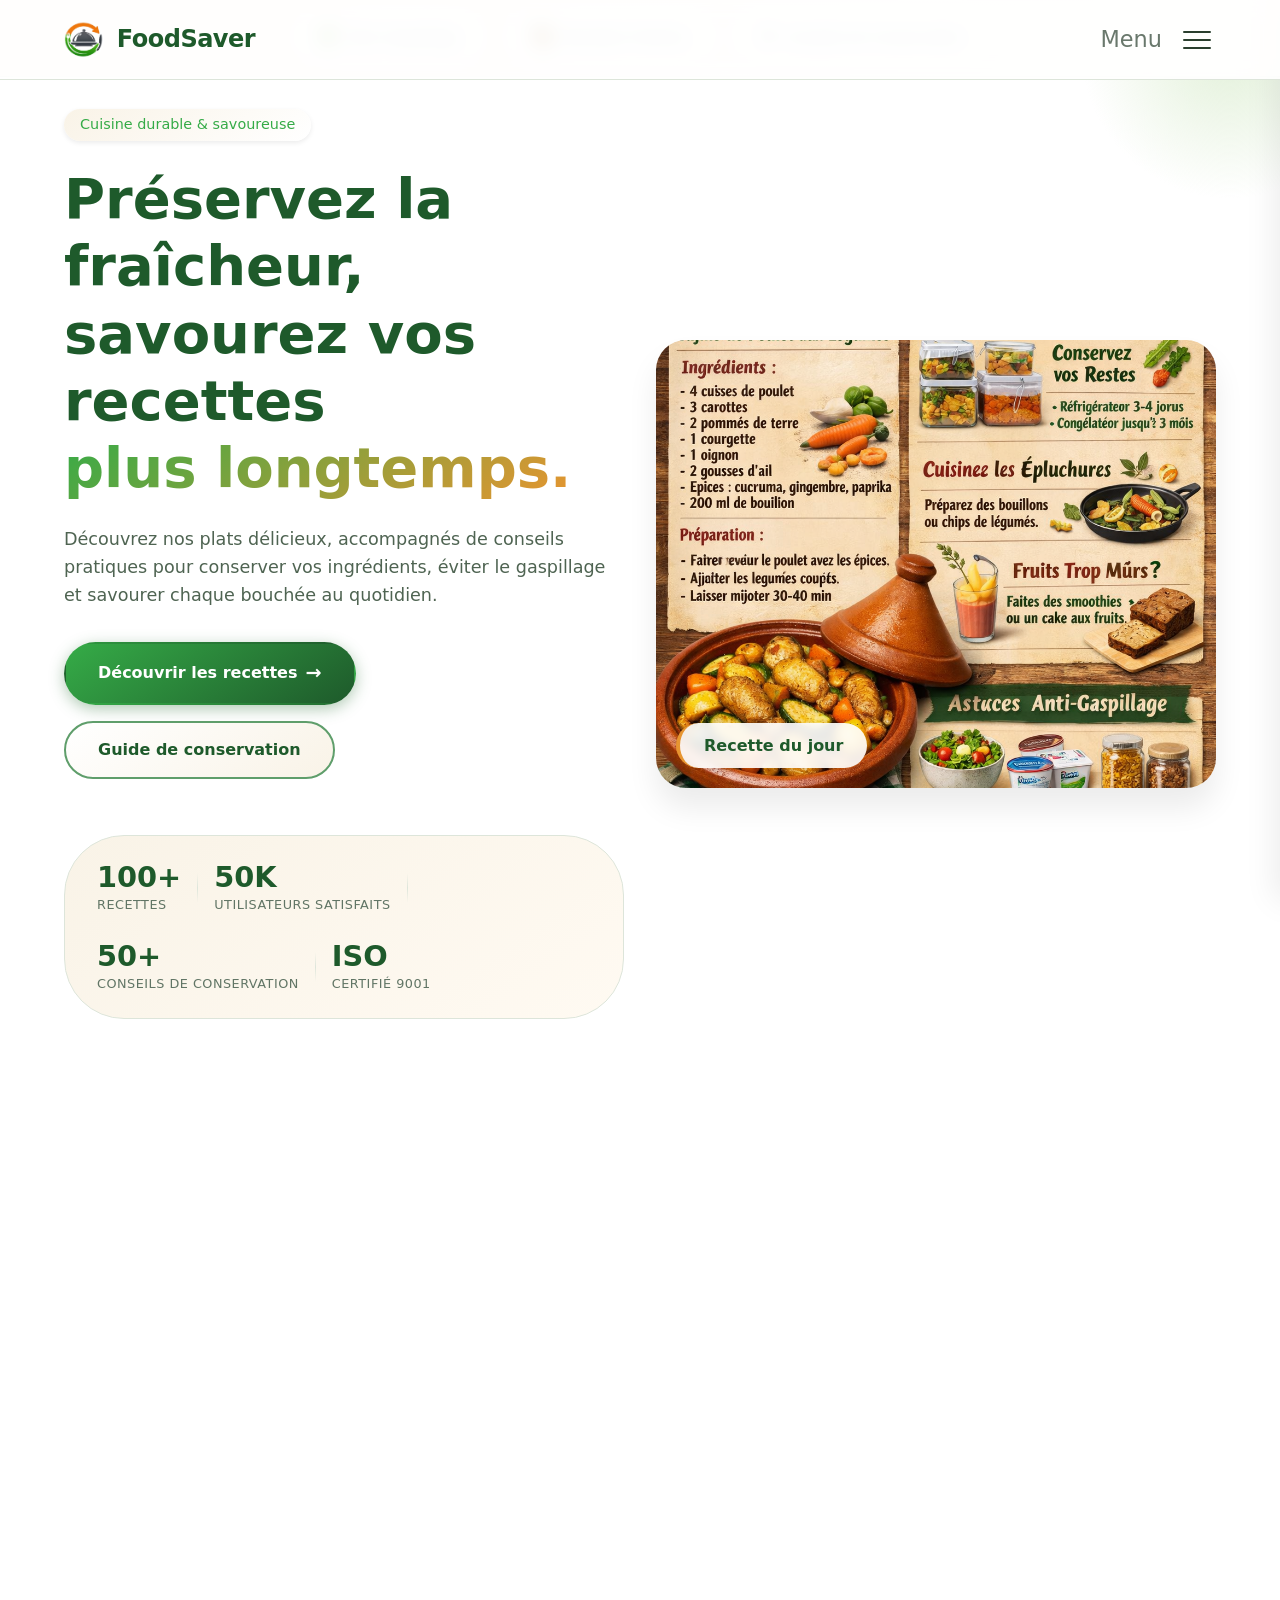
<file: index.html>
<!DOCTYPE html>
<html lang="fr">

<head>
    <meta charset="UTF-8">
    <title>FoodSaver - Accueil</title>
    <meta name="viewport" content="width=device-width, initial-scale=1.0">
    <link rel="icon" type="image/png" href="./images/logo.jpg">
    <link rel="stylesheet" href="./css/index.css">
    <link rel="stylesheet" href="./css/extern.css">


</head>

<body>
    <!--ça est meme pour toutes les pages-->
    <div class="orb"></div>
    <input type="checkbox" id="sidebar-toggle">
    <label class="sidebar-overlay" for="sidebar-toggle" aria-hidden="true"></label>
    <!--sidebar-->
    <aside class="sidebar">
        <div class="sidebar-header">
            <a href="index.html" class="sidebar-logo">
                <img src="./images/logo.jpg" alt="FoodSaver">
                <span>FoodSaver</span>
            </a>
            <label class="sidebar-close" for="sidebar-toggle" aria-label="Fermer le menu">
                <span></span><span></span><span></span>
            </label>
        </div>
        <nav class="sidebar-nav">
            <ul>
                <li><a href="index.html" class="active"><span class="nav-icon">🏠</span>Vitrine</a></li>
                <li><a href="about.html" ><span class="nav-icon">🌿</span>Qui sommes-nous</a></li>
                <div class="sidebar-sep"></div>
                <li><a href="./php/guide.php"><span class="nav-icon">📖</span>Tutoriel culinaire</a></li>
                <li><a href="./php/recettes.php"><span class="nav-icon">🥘</span>Cuisine savoureuse</a></li>
                <div class="sidebar-sep"></div>
                <li><a href="contact.html"><span class="nav-icon">✉️</span>Contactez-nous</a></li>
                <li><a href="questionnaire.html"><span class="nav-icon">📋</span>Questionnaire</a></li>
                <li><a href="funpage.html"><span class="nav-icon">🎮</span>Fun Page</a></li>
            </ul>
        </nav>
        <div class="sidebar-footer">© 2026 FoodSaver · Tous droits réservés</div>
    </aside>

    <header>
        <nav class="navbar">
            <div class="site-name">
                <img src="./images/logo.jpg" alt="FoodSaver logo">
                <a href="index.html">FoodSaver</a>
            </div>
            <div class="navbar-right">
                <span class="nav-hint">Menu</span>
                <label class="hamburger-btn" for="sidebar-toggle" aria-label="Ouvrir le menu">
                    <span></span>
                    <span></span>
                    <span></span>
                </label>
            </div>
        </nav>
    </header>
    <div class="badges-bar">
        <div class="badge"><span class="badge-icon">🌿</span> Zéro Gaspillage</div>
        <div class="badge"><span class="badge-icon">🥘</span> Recettes Fraîches</div>
        <div class="badge"><span class="badge-icon">❄️</span> Conseils de Conservation</div>
    </div>
    <!--fin de la partie commune-->


    <main>

        <section class="hero">
            <div class="hero-tag">Cuisine durable &amp; savoureuse</div>

            <h1>
                Préservez la fraîcheur,<br>
                savourez vos recettes<br>
                <em>plus longtemps.</em>
            </h1>

            <p>
                Découvrez nos plats délicieux, accompagnés de conseils pratiques pour
                conserver vos ingrédients, éviter le gaspillage et savourer chaque
                bouchée au quotidien.
            </p>

            <div class="hero-actions">
                <a href="./php/recettes.php" class="btn-primary">
                    <span>Découvrir les recettes</span>
                    <span class="btn-arrow">→</span>
                </a>
                <a href="./php/guide.php" class="btn-secondary">
                    <span>Guide de conservation</span>
                </a>
            </div>
            <div class="hero-stats">
                <div class="stat">
                    <span class="stat-number">100+</span>
                    <span class="stat-label">Recettes</span>
                </div>
                <div class="stat-separator"></div>
                <div class="stat">
                    <span class="stat-number">50K</span>
                    <span class="stat-label">Utilisateurs satisfaits</span>
                </div>
                <div class="stat-separator"></div>
                <div class="stat">
                    <span class="stat-number">50+</span>
                    <span class="stat-label">Conseils de conservation</span>
                </div>
                <div class="stat-separator"></div>
                <div class="stat">
                    <span class="stat-number">ISO</span>
                    <span class="stat-label">Certifié 9001</span>
                </div>
            </div>
        </section>

        <div class="hero-image">
            <img src="./images/index.png" alt="Cuisine & Anti-Gaspillage – Recette du Jour">
            <div class="img-badge">Recette du jour</div>
        </div>

    </main>
    <!--for the cards-->
    <section class="features">
        <div class="feature-card">
            <span class="feature-icon">🥗</span>
            <div class="feature-title">Recettes Anti-Gaspillage</div>
            <p class="feature-desc">
                Transformez vos restes en plats savoureux — gratins, soupes,
                salades créatives et bien plus encore.
            </p>
        </div>
        <div class="feature-card">
            <span class="feature-icon">🧊</span>
            <div class="feature-title">Conseils de Conservation</div>
            <p class="feature-desc">
                Réfrigérateur, congélateur ou bocaux hermétiques — nos astuces
                pour garder vos aliments frais plus longtemps.
            </p>
        </div>
        <div class="feature-card">
            <span class="feature-icon">🍋</span>
            <div class="feature-title">Cuisinez les Épluchures</div>
            <p class="feature-desc">
                Bouillons maison, chips de légumes, smoothies aux fruits trop
                mûrs — rien ne se jette !
            </p>
        </div>
    </section>



    <!--footer commun pour toutes les pages-->

    <footer class="footer">
        <div class="footer-inner">
            <div class="footer-logo">FoodSaver</div>
            <div class="footer-divider"></div>
            <div class="footer-contact">
                <span>📞 +216 12 345 678 &nbsp;|&nbsp; +216 98 765 432</span>
                <span>✉ <a href="mailto:contact@foodsaver.tn">contact@foodsaver.tn</a></span>
            </div>
            <div class="footer-badge">⭐ Certifié Qualité Internationale – ISO 9001</div>
            <p class="footer-copy">© 2026 FoodSaver. Tous droits réservés.</p>
        </div>
    </footer>
</body>

</html>
</file>
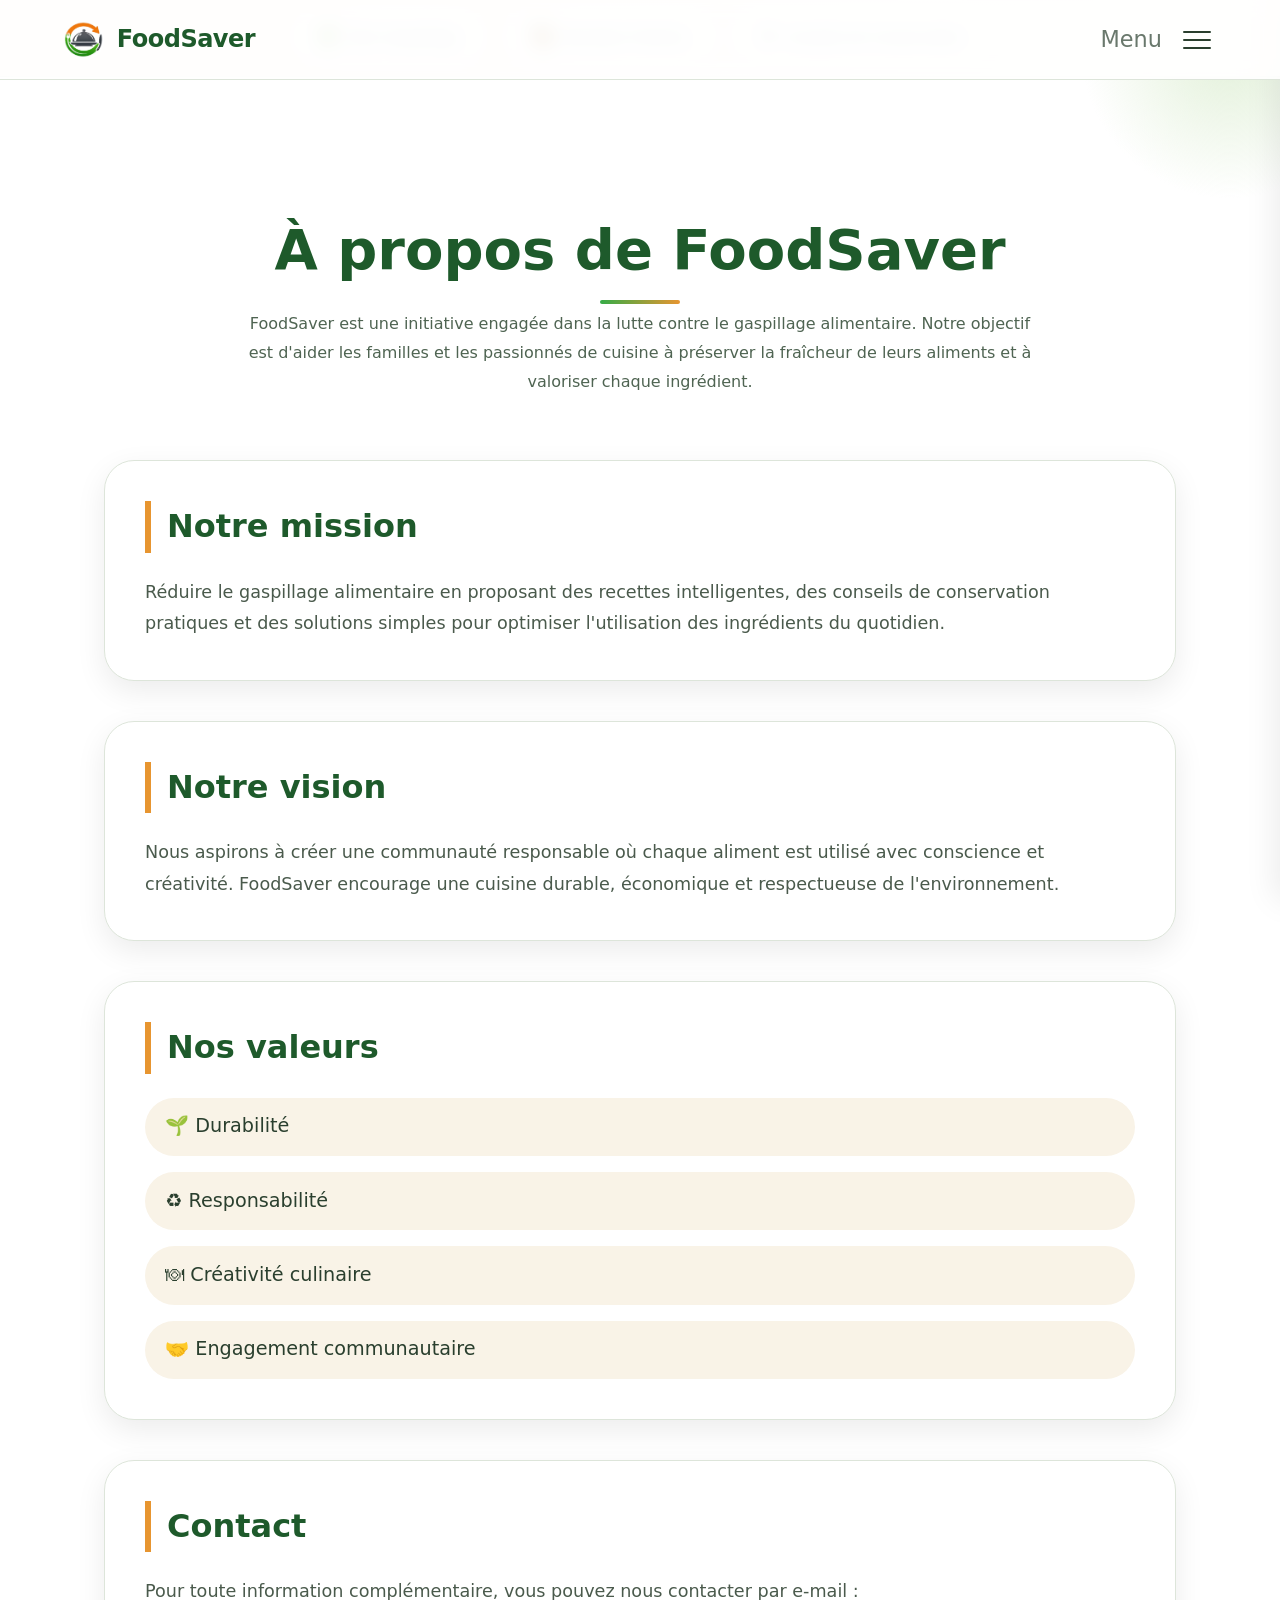
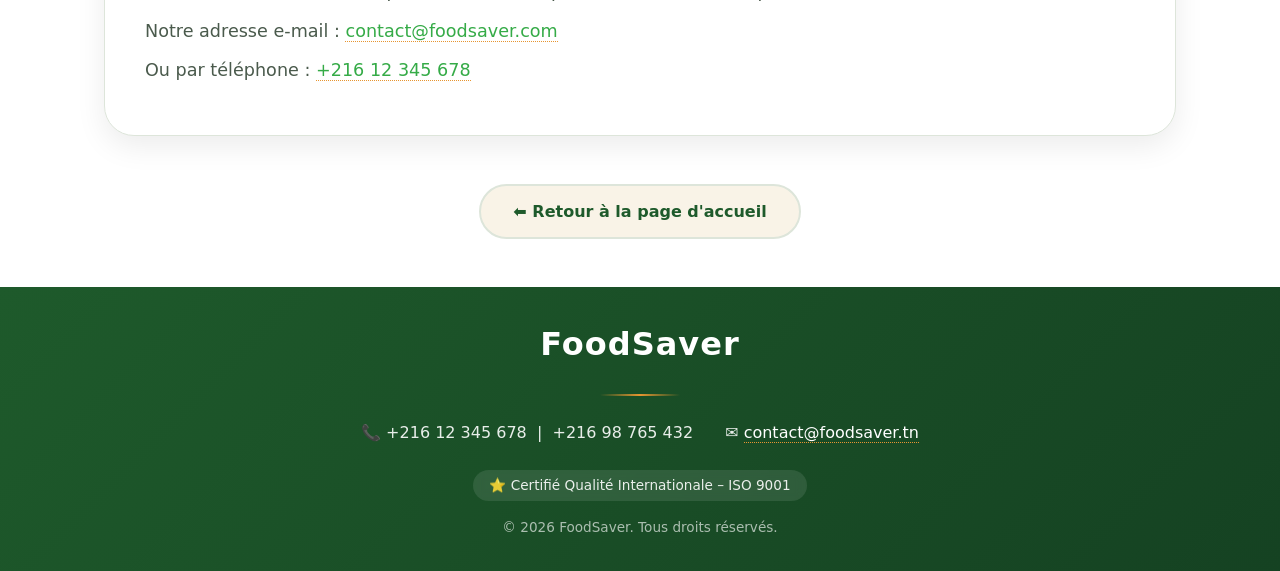
<file: about.html>
<!DOCTYPE html>
<html lang="fr">

<head>
    <meta charset="UTF-8">
    <title>FoodSaver - Qui sommes-nous</title>
    <meta name="viewport" content="width=device-width, initial-scale=1.0">

    <link rel="icon" type="image/png" href="./images/logo.jpg">
    <link rel="stylesheet" href="./css/extern.css">
    <link rel="stylesheet" href="./css/about.css">
</head>

<body>
    <div class="orb"></div>
    <input type="checkbox" id="sidebar-toggle">
    <label class="sidebar-overlay" for="sidebar-toggle" aria-hidden="true"></label>
    <!--sidebar-->
    <aside class="sidebar">
        <div class="sidebar-header">
            <a href="index.html" class="sidebar-logo">
                <img src="./images/logo.jpg" alt="FoodSaver">
                <span>FoodSaver</span>
            </a>
            <label class="sidebar-close" for="sidebar-toggle" aria-label="Fermer le menu">
                <span></span><span></span><span></span>
            </label>
        </div>
        <nav class="sidebar-nav">
            <ul>
                <li><a href="index.html" ><span class="nav-icon">🏠</span>Vitrine</a></li>
                <li><a href="about.html" class="active"><span class="nav-icon">🌿</span>Qui sommes-nous</a></li>
                <div class="sidebar-sep"></div>
                <li><a href="./php/guide.php"><span class="nav-icon">📖</span>Tutoriel culinaire</a></li>
                <li><a href="./php/recettes.php"><span class="nav-icon">🥘</span>Cuisine savoureuse</a></li>
                <div class="sidebar-sep"></div>
                <li><a href="contact.html"><span class="nav-icon">✉️</span>Contactez-nous</a></li>
                <li><a href="questionnaire.html"><span class="nav-icon">📋</span>Questionnaire</a></li>
                <li><a href="funpage.html"><span class="nav-icon">🎮</span>Fun Page</a></li>
            </ul>
        </nav>
        <div class="sidebar-footer">© 2026 FoodSaver · Tous droits réservés</div>
    </aside>

    <header>
        <nav class="navbar">
            <div class="site-name">
                <img src="./images/logo.jpg" alt="FoodSaver logo">
                <a href="index.html">FoodSaver</a>
            </div>
            <div class="navbar-right">
                <span class="nav-hint">Menu</span>
                <label class="hamburger-btn" for="sidebar-toggle" aria-label="Ouvrir le menu">
                    <span></span>
                    <span></span>
                    <span></span>
                </label>
            </div>
        </nav>
    </header>
    <div class="badges-bar">
        <div class="badge"><span class="badge-icon">🌿</span> Zéro Gaspillage</div>
        <div class="badge"><span class="badge-icon">🥘</span> Recettes Fraîches</div>
        <div class="badge"><span class="badge-icon">❄️</span> Conseils de Conservation</div>
    </div>

    <main>

        <section class="about-hero">
            <h1>À propos de FoodSaver</h1>
            <p>
                FoodSaver est une initiative engagée dans la lutte contre le gaspillage alimentaire.
                Notre objectif est d'aider les familles et les passionnés de cuisine à préserver
                la fraîcheur de leurs aliments et à valoriser chaque ingrédient.
            </p>
        </section>

        <section class="mission">
            <h2>Notre mission</h2>
            <p>
                Réduire le gaspillage alimentaire en proposant des recettes intelligentes,
                des conseils de conservation pratiques et des solutions simples pour
                optimiser l'utilisation des ingrédients du quotidien.
            </p>
        </section>

        <section class="vision">
            <h2>Notre vision</h2>
            <p>
                Nous aspirons à créer une communauté responsable où chaque aliment
                est utilisé avec conscience et créativité. FoodSaver encourage une
                cuisine durable, économique et respectueuse de l'environnement.
            </p>
        </section>

        <section class="values">
            <h2>Nos valeurs</h2>
            <ul>
                <li>🌱 Durabilité</li>
                <li>♻ Responsabilité</li>
                <li>🍽 Créativité culinaire</li>
                <li>🤝 Engagement communautaire</li>
            </ul>
        </section>

        <section class="contact-info">
            <h2>Contact</h2>
            <p>
                Pour toute information complémentaire, vous pouvez nous contacter par e-mail :
            </p>

            <p>Notre adresse e-mail :
                <a href="mailto:contact@foodsaver.com">contact@foodsaver.com</a>
            </p>

            <p>
                Ou par téléphone : <a href="#">+216 12 345 678</a>
            </p>
        </section>

        <section class="back-home">
            <p>
                <a href="index.html">⬅ Retour à la page d'accueil</a>
            </p>
        </section>

    </main>

    <footer class="footer">
        <div class="footer-inner">
            <div class="footer-logo">FoodSaver</div>
            <div class="footer-divider"></div>
            <div class="footer-contact">
                <span>📞 +216 12 345 678 &nbsp;|&nbsp; +216 98 765 432</span>
                <span>✉ <a href="mailto:contact@foodsaver.tn">contact@foodsaver.tn</a></span>
            </div>
            <div class="footer-badge">⭐ Certifié Qualité Internationale – ISO 9001</div>
            <p class="footer-copy">© 2026 FoodSaver. Tous droits réservés.</p>
        </div>
    </footer>
</body>

</html>
</file>
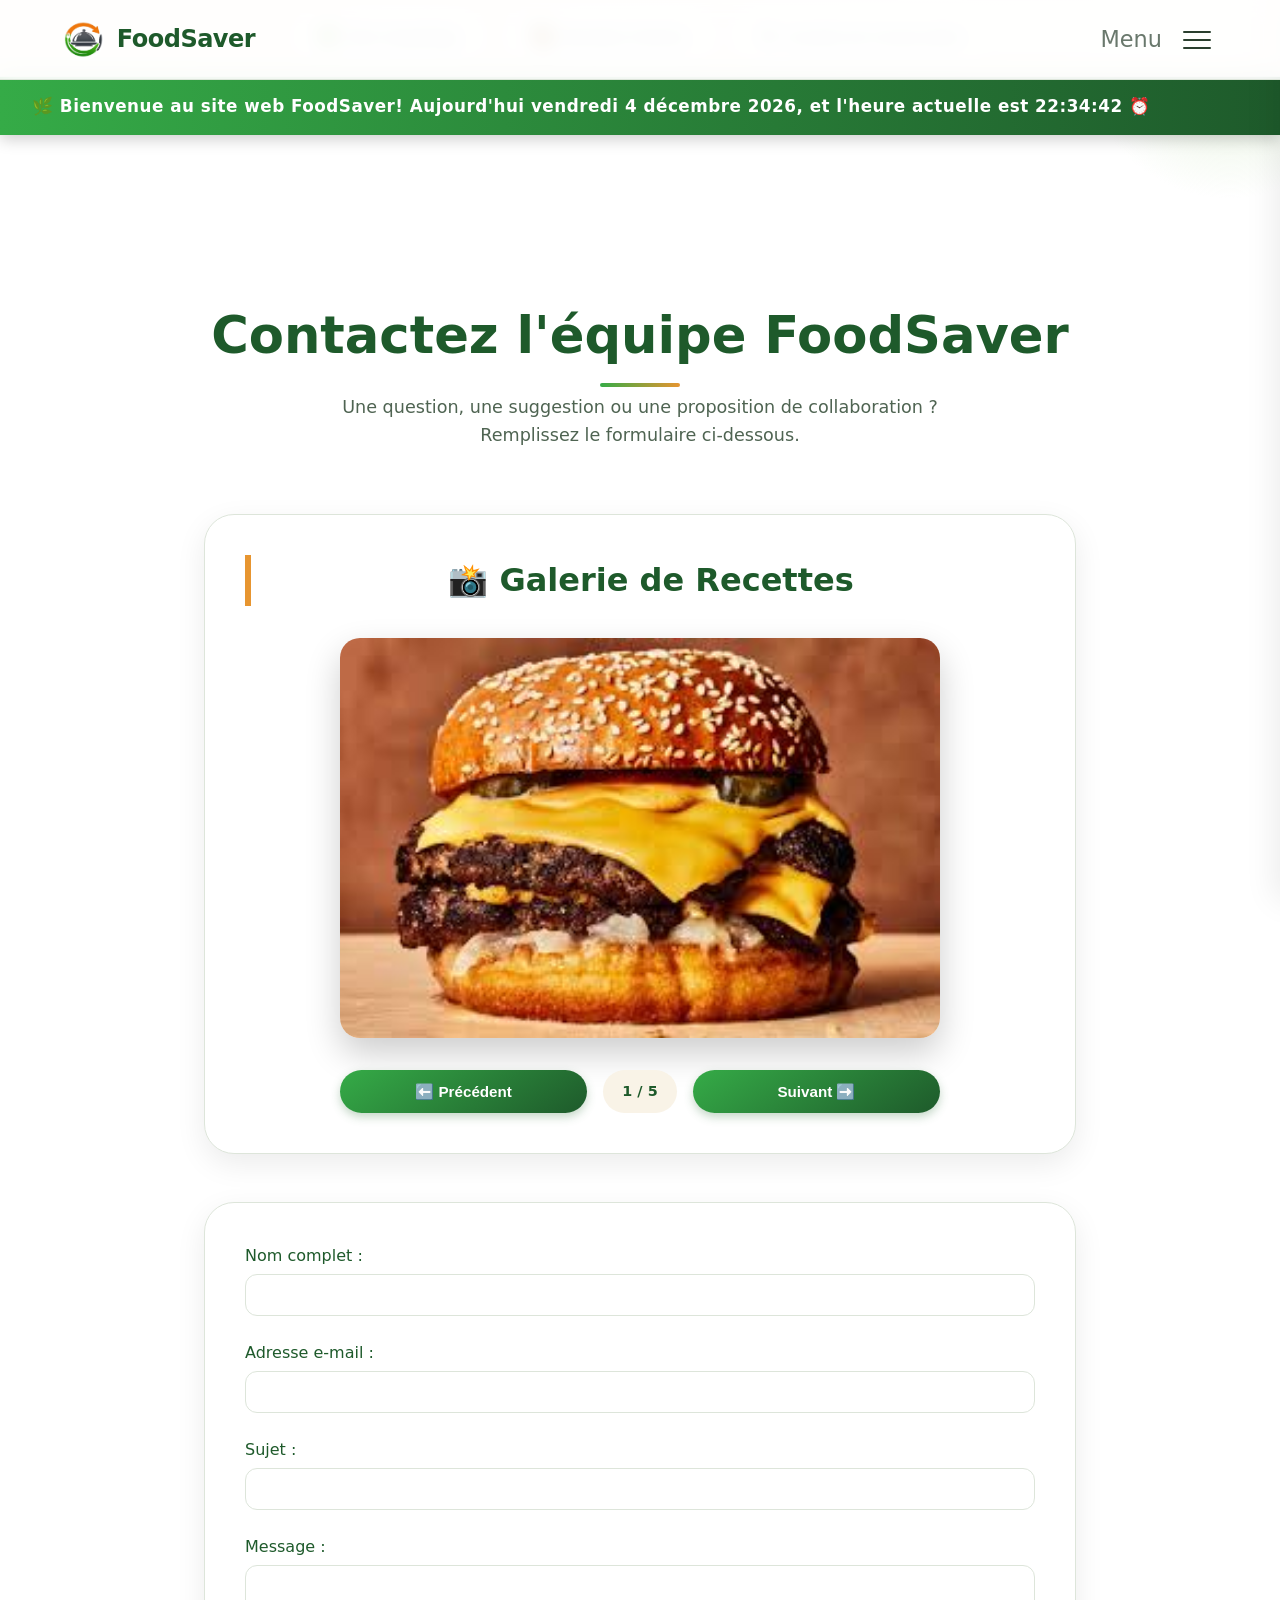
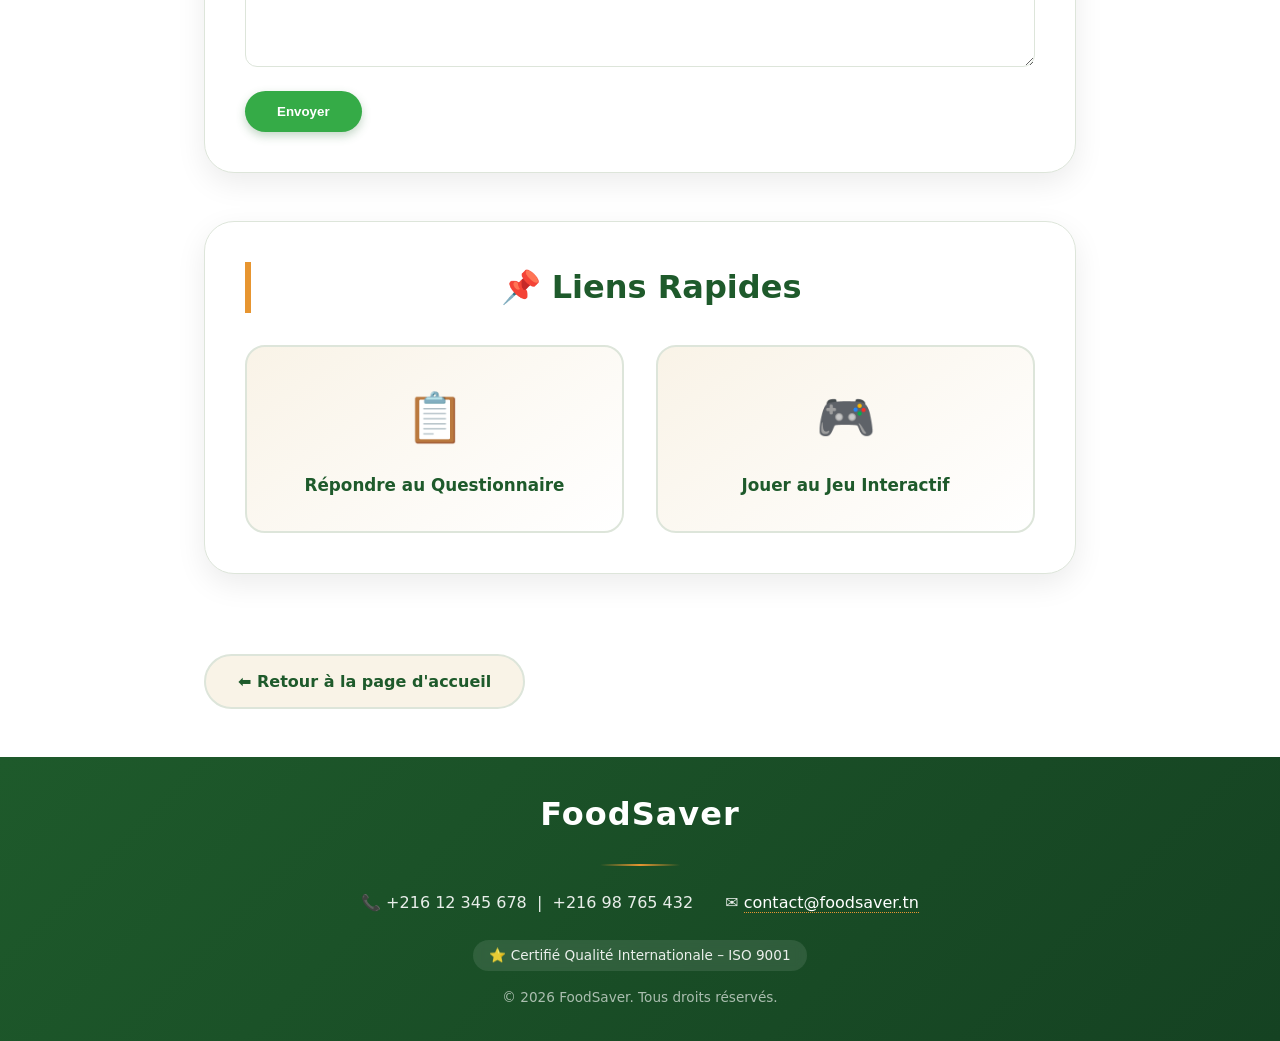
<file: contact.html>
<!DOCTYPE html>
<html lang="fr">

<head>
    <meta charset="UTF-8">
    <title>FoodSaver - Contactez-nous</title>
    <meta name="viewport" content="width=device-width, initial-scale=1.0">
    <link rel="icon" type="image/png" href="./images/logo.jpg">
    <link rel="stylesheet" href="./css/extern.css">
    <link rel="stylesheet" href="./css/contact.css">
</head>

<body>
    <div class="orb"></div>
    <input type="checkbox" id="sidebar-toggle">
    <label class="sidebar-overlay" for="sidebar-toggle" aria-hidden="true"></label>
    <!--sidebar-->
    <aside class="sidebar">
        <div class="sidebar-header">
            <a href="index.html" class="sidebar-logo">
                <img src="./images/logo.jpg" alt="FoodSaver">
                <span>FoodSaver</span>
            </a>
            <label class="sidebar-close" for="sidebar-toggle" aria-label="Fermer le menu">
                <span></span><span></span><span></span>
            </label>
        </div>
        <nav class="sidebar-nav">
            <ul>
                <li><a href="index.html" ><span class="nav-icon">🏠</span>Vitrine</a></li>
                <li><a href="about.html" ><span class="nav-icon">🌿</span>Qui sommes-nous</a></li>
                <div class="sidebar-sep"></div>
                <li><a href="./php/guide.php"><span class="nav-icon">📖</span>Tutoriel culinaire</a></li>
                <li><a href="./php/recettes.php"><span class="nav-icon">🥘</span>Cuisine savoureuse</a></li>
                <div class="sidebar-sep"></div>
                <li><a href="contact.html" class="active"><span class="nav-icon">✉️</span>Contactez-nous</a></li>
                <li><a href="questionnaire.html"><span class="nav-icon">📋</span>Questionnaire</a></li>
                <li><a href="funpage.html"><span class="nav-icon">🎮</span>Fun Page</a></li>
            </ul>
        </nav>
        <div class="sidebar-footer">© 2026 FoodSaver · Tous droits réservés</div>
    </aside>

    <header>
        <nav class="navbar">
            <div class="site-name">
                <img src="./images/logo.jpg" alt="FoodSaver logo">
                <a href="index.html">FoodSaver</a>
            </div>
            <div class="navbar-right">
                <span class="nav-hint">Menu</span>
                <label class="hamburger-btn" for="sidebar-toggle" aria-label="Ouvrir le menu">
                    <span></span>
                    <span></span>
                    <span></span>
                </label>
            </div>
        </nav>
    </header>
    <div class="badges-bar">
        <div class="badge"><span class="badge-icon">🌿</span> Zéro Gaspillage</div>
        <div class="badge"><span class="badge-icon">🥘</span> Recettes Fraîches</div>
        <div class="badge"><span class="badge-icon">❄️</span> Conseils de Conservation</div>
    </div>

    <!-- ===== BANNIÈRE ANIMÉE ===== -->
    <div class="banniere-animee" id="banniereAnimee">
        <div class="banniere-contenu">
            <p id="texteBanniere"></p>
        </div>
    </div>

    <main>

        <section class="contact-hero">
            <h1>Contactez l'équipe FoodSaver</h1>
            <p>
                Une question, une suggestion ou une proposition de collaboration ?
                Remplissez le formulaire ci-dessous.
            </p>
        </section>

        <!-- ===== GALERIE D'IMAGES AUTOMATIQUE ===== -->
        <section class="galerie-section">
            <h2>📸 Galerie de Recettes</h2>
            <div class="galerie-container">
                <div class="galerie-image-container">
                    <img id="galerieImage" src="./images/index.png" alt="Image galerie" class="galerie-image">
                    <div class="galerie-controls">
                        <button id="btnPrecedent" class="btn-galerie">⬅️ Précédent</button>
                        <span id="compteurGalerie" class="compteur-galerie">1 / 5</span>
                        <button id="btnSuivant" class="btn-galerie">Suivant ➡️</button>
                    </div>
                </div>
            </div>
        </section>

        <section class="contact-form">

            <form action="./php/contact.php" method="POST">

                <label for="nom">Nom complet :</label>
                <input type="text" id="nom" name="nom" required>

                <label for="email">Adresse e-mail :</label>
                <input type="email" id="email" name="email" required>

                <label for="sujet">Sujet :</label>
                <input type="text" id="sujet" name="sujet" required>

                <label for="message">Message :</label>
                <textarea id="message" name="message" rows="5" required></textarea>

                <button type="submit">Envoyer</button>

            </form>

        </section>

        <!-- Liens vers questionnaire et fun page -->
        <section class="liens-section">
            <h2>📌 Liens Rapides</h2>
            <div class="liens-container">
                <a href="questionnaire.html" class="lien-card">
                    <span class="lien-icon">📋</span>
                    <span class="lien-text">Répondre au Questionnaire</span>
                </a>
                <a href="funpage.html" class="lien-card">
                    <span class="lien-icon">🎮</span>
                    <span class="lien-text">Jouer au Jeu Interactif</span>
                </a>
            </div>
        </section>

        <div>
            <a href="index.html">⬅ Retour à la page d'accueil</a>
        </div>

    </main>

    <footer class="footer">
        <div class="footer-inner">
            <div class="footer-logo">FoodSaver</div>
            <div class="footer-divider"></div>
            <div class="footer-contact">
                <span>📞 +216 12 345 678 &nbsp;|&nbsp; +216 98 765 432</span>
                <span>✉ <a href="mailto:contact@foodsaver.tn">contact@foodsaver.tn</a></span>
            </div>
            <div class="footer-badge">⭐ Certifié Qualité Internationale – ISO 9001</div>
            <p class="footer-copy">© 2026 FoodSaver. Tous droits réservés.</p>
        </div>
    </footer>
    
    <!-- Lien vers le fichier JavaScript -->
    <script src="js/contact.js"></script>
    
    <script>
        // Script pour le formulaire de contact
        document.querySelector(".contact-form form").addEventListener("submit", function(e){
            //e.preventDefault();
            const oldMessage = this.querySelector(".success-message");
            if(oldMessage) oldMessage.remove();
            const success = document.createElement("div");
            success.className = "success-message";
            success.textContent = "✅ Message envoyé avec succès ! Merci 🌿";
            this.appendChild(success);
            success.style.opacity = "0";
            success.style.marginTop = "15px";
            success.style.transition = "all 0.5s";
            setTimeout(() => { success.style.opacity = "1"; }, 10);
            //this.reset();
        });
    </script>
</body>

</html>
</file>
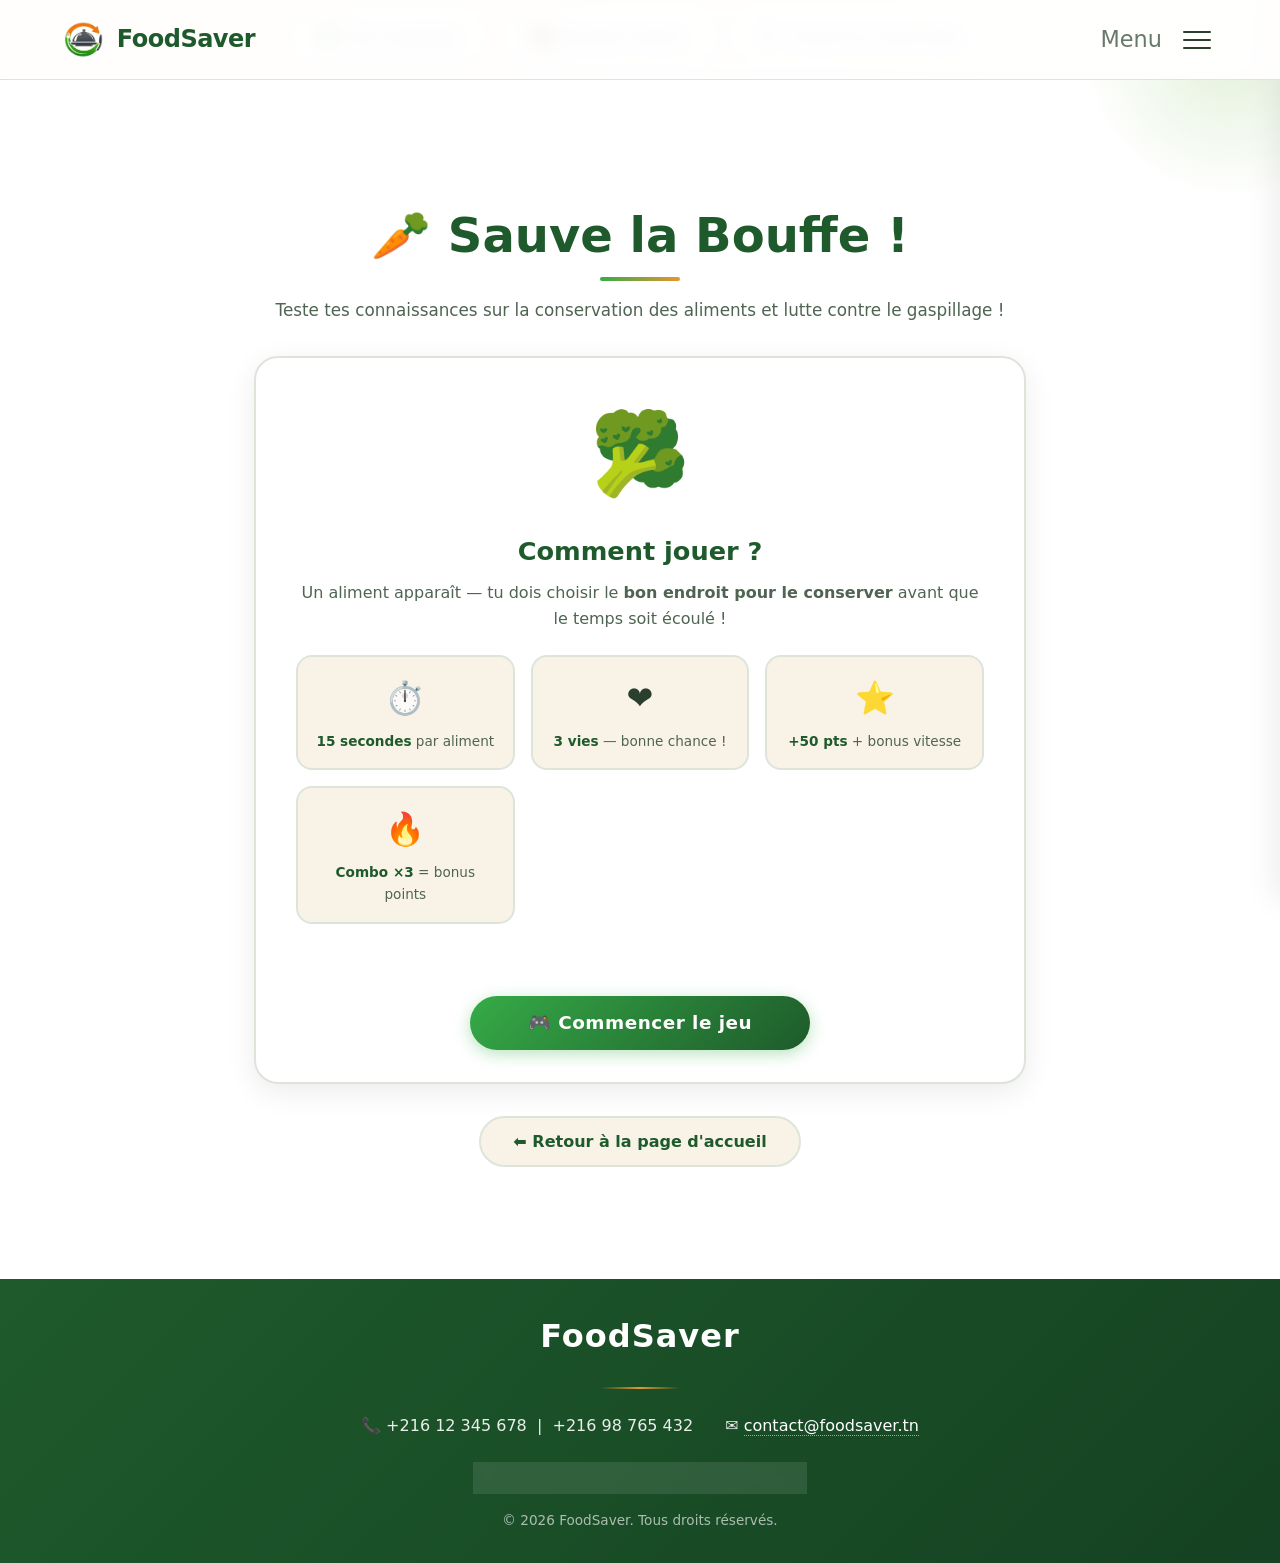
<file: funpage.html>
<!DOCTYPE html>
<html lang="fr">
<head>
    <meta charset="UTF-8">
    <title>FoodSaver – Sauve la Bouffe ! 🥕</title>
    <meta name="viewport" content="width=device-width, initial-scale=1.0">
    <link rel="icon" type="image/png" href="./images/logo.jpg">
    <link rel="stylesheet" href="./css/extern.css">
    <link rel="stylesheet" href="./css/funpage.css">
</head>
<body>
    <div class="orb"></div>
    <input type="checkbox" id="sidebar-toggle">
    <label class="sidebar-overlay" for="sidebar-toggle" aria-hidden="true"></label>
    <aside class="sidebar">
        <div class="sidebar-header">
            <a href="index.html" class="sidebar-logo">
                <img src="./images/logo.jpg" alt="FoodSaver">
                <span>FoodSaver</span>
            </a>
            <label class="sidebar-close" for="sidebar-toggle" aria-label="Fermer le menu">
                <span></span><span></span><span></span>
            </label>
        </div>
        <nav class="sidebar-nav">
            <ul>
                <li><a href="index.html" ><span class="nav-icon">🏠</span>Vitrine</a></li>
                <li><a href="about.html" ><span class="nav-icon">🌿</span>Qui sommes-nous</a></li>
                <div class="sidebar-sep"></div>
                <li><a href="./php/guide.php"><span class="nav-icon">📖</span>Tutoriel culinaire</a></li>
                <li><a href="./php/recettes.php"><span class="nav-icon">🥘</span>Cuisine savoureuse</a></li>
                <div class="sidebar-sep"></div>
                <li><a href="contact.html"><span class="nav-icon">✉️</span>Contactez-nous</a></li>
                <li><a href="questionnaire.html"><span class="nav-icon">📋</span>Questionnaire</a></li>
                <li><a href="funpage.html" class="active"><span class="nav-icon">🎮</span>Fun Page</a></li>
            </ul>
        </nav>
        <div class="sidebar-footer">© 2026 FoodSaver · Tous droits réservés</div>
    </aside>
    <header>
        <nav class="navbar">
            <div class="site-name">
                <img src="./images/logo.jpg" alt="FoodSaver logo">
                <a href="index.html">FoodSaver</a>
            </div>
            <div class="navbar-right">
                <span class="nav-hint">Menu</span>
                <label class="hamburger-btn" for="sidebar-toggle" aria-label="Ouvrir le menu">
                    <span></span><span></span><span></span>
                </label>
            </div>
        </nav>
    </header>
    <div class="badges-bar">
        <div class="badge"><span class="badge-icon">🌿</span> Zéro Gaspillage</div>
        <div class="badge"><span class="badge-icon">🥘</span> Recettes Fraîches</div>
        <div class="badge"><span class="badge-icon">❄️</span> Conseils de Conservation</div>
    </div>

    <main>
        <section class="fun-hero">
            <h1>🥕 Sauve la Bouffe !</h1>
            <p>Teste tes connaissances sur la conservation des aliments et lutte contre le gaspillage !</p>
        </section>

        <!-- ÉCRAN 1 : ACCUEIL -->
        <div id="ecran-accueil" class="ecran actif">
            <div class="carte">
                <div class="accueil-intro">
                    <span class="big-emoji">🥦</span>
                    <h2>Comment jouer ?</h2>
                    <p>Un aliment apparaît — tu dois choisir le <strong>bon endroit pour le conserver</strong> avant que le temps soit écoulé !</p>
                </div>
                <div class="regles">
                    <div class="regle-item">
                        <span class="ri-emoji">⏱️</span>
                        <p><strong>15 secondes</strong> par aliment</p>
                    </div>
                    <div class="regle-item">
                        <span class="ri-emoji">❤️</span>
                        <p><strong>3 vies</strong> — bonne chance !</p>
                    </div>
                    <div class="regle-item">
                        <span class="ri-emoji">⭐</span>
                        <p><strong>+50 pts</strong> + bonus vitesse</p>
                    </div>
                    <div class="regle-item">
                        <span class="ri-emoji">🔥</span>
                        <p><strong>Combo ×3</strong> = bonus points</p>
                    </div>
                </div>
                <p id="meilleur-score-accueil" class="best-score-accueil"></p>
                <button id="btn-commencer" class="btn-principal">🎮 Commencer le jeu</button>
            </div>
        </div>

        <!-- ÉCRAN 2 : JEU -->
        <div id="ecran-jeu" class="ecran">
            <div class="stats-bar">
                <span class="stat-chip score-chip">⭐ <span id="score-affiche">0</span></span>
                <span id="vies-affiche"></span>
                <span id="streak-affiche"></span>
                <span class="stat-chip" id="question-num">1 / 18</span>
            </div>
            <div class="progress-wrapper">
                <div id="progress-bar"></div>
            </div>
            <div class="timer-wrapper">
                <span class="timer-label">⏱️ Temps</span>
                <div class="timer-track"><div id="timer-bar"></div></div>
                <span id="timer-num">15</span>
            </div>
            <div class="carte aliment-card">
                <span id="emoji-aliment">🥕</span>
                <div id="nom-aliment">Chargement…</div>
                <p class="question-label">Où faut-il conserver cet aliment ?</p>
            </div>
            <div id="feedback-box" class="feedback-box">
                <span id="feedback-texte"></span>
                <span id="feedback-astuce"></span>
            </div>
            <div id="zones-container"></div>
        </div>

        <!-- ÉCRAN 3 : FIN -->
        <div id="ecran-fin" class="ecran">
            <div class="carte">
                <div class="fin-hero">
                    <span class="trophee">🏆</span>
                    <h2>Partie terminée !</h2>
                </div>
                <div class="scores-fin">
                    <div class="score-fin-item highlight">
                        <span class="sf-label">Votre score</span>
                        <span class="sf-val" id="score-finale">0</span>
                    </div>
                    <div class="score-fin-item">
                        <span class="sf-label">🏅 Record</span>
                        <span class="sf-val" id="best-score">0</span>
                    </div>
                </div>
                <p id="message-finale"></p>
                <span id="total-questions"></span>
                <div class="btns-fin">
                    <button id="btn-rejouer" class="btn-principal">🔄 Rejouer</button>
                    <button id="btn-menu"    class="btn-principal secondaire">🏠 Accueil</button>
                    <a href="./php/guide.php" class="btn-principal secondaire" style="text-align:center;text-decoration:none;">
                        📖 Voir le Guide de Conservation
                    </a>
                </div>
            </div>
        </div>

        <div class="retour">
            <a href="index.html">⬅ Retour à la page d'accueil</a>
        </div>
    </main>

    <footer class="footer">
        <div class="footer-inner">
            <div class="footer-logo">FoodSaver</div>
            <div class="footer-divider"></div>
            <div class="footer-contact">
                <span>📞 +216 12 345 678 &nbsp;|&nbsp; +216 98 765 432</span>
                <span>✉ <a href="mailto:contact@foodsaver.tn">contact@foodsaver.tn</a></span>
            </div>
            <div class="footer-badge">⭐ Certifié Qualité Internationale – ISO 9001</div>
            <p class="footer-copy">© 2026 FoodSaver. Tous droits réservés.</p>
        </div>
    </footer>

    <script src="./js/funpage.js"></script>
</body>
</html>
</file>
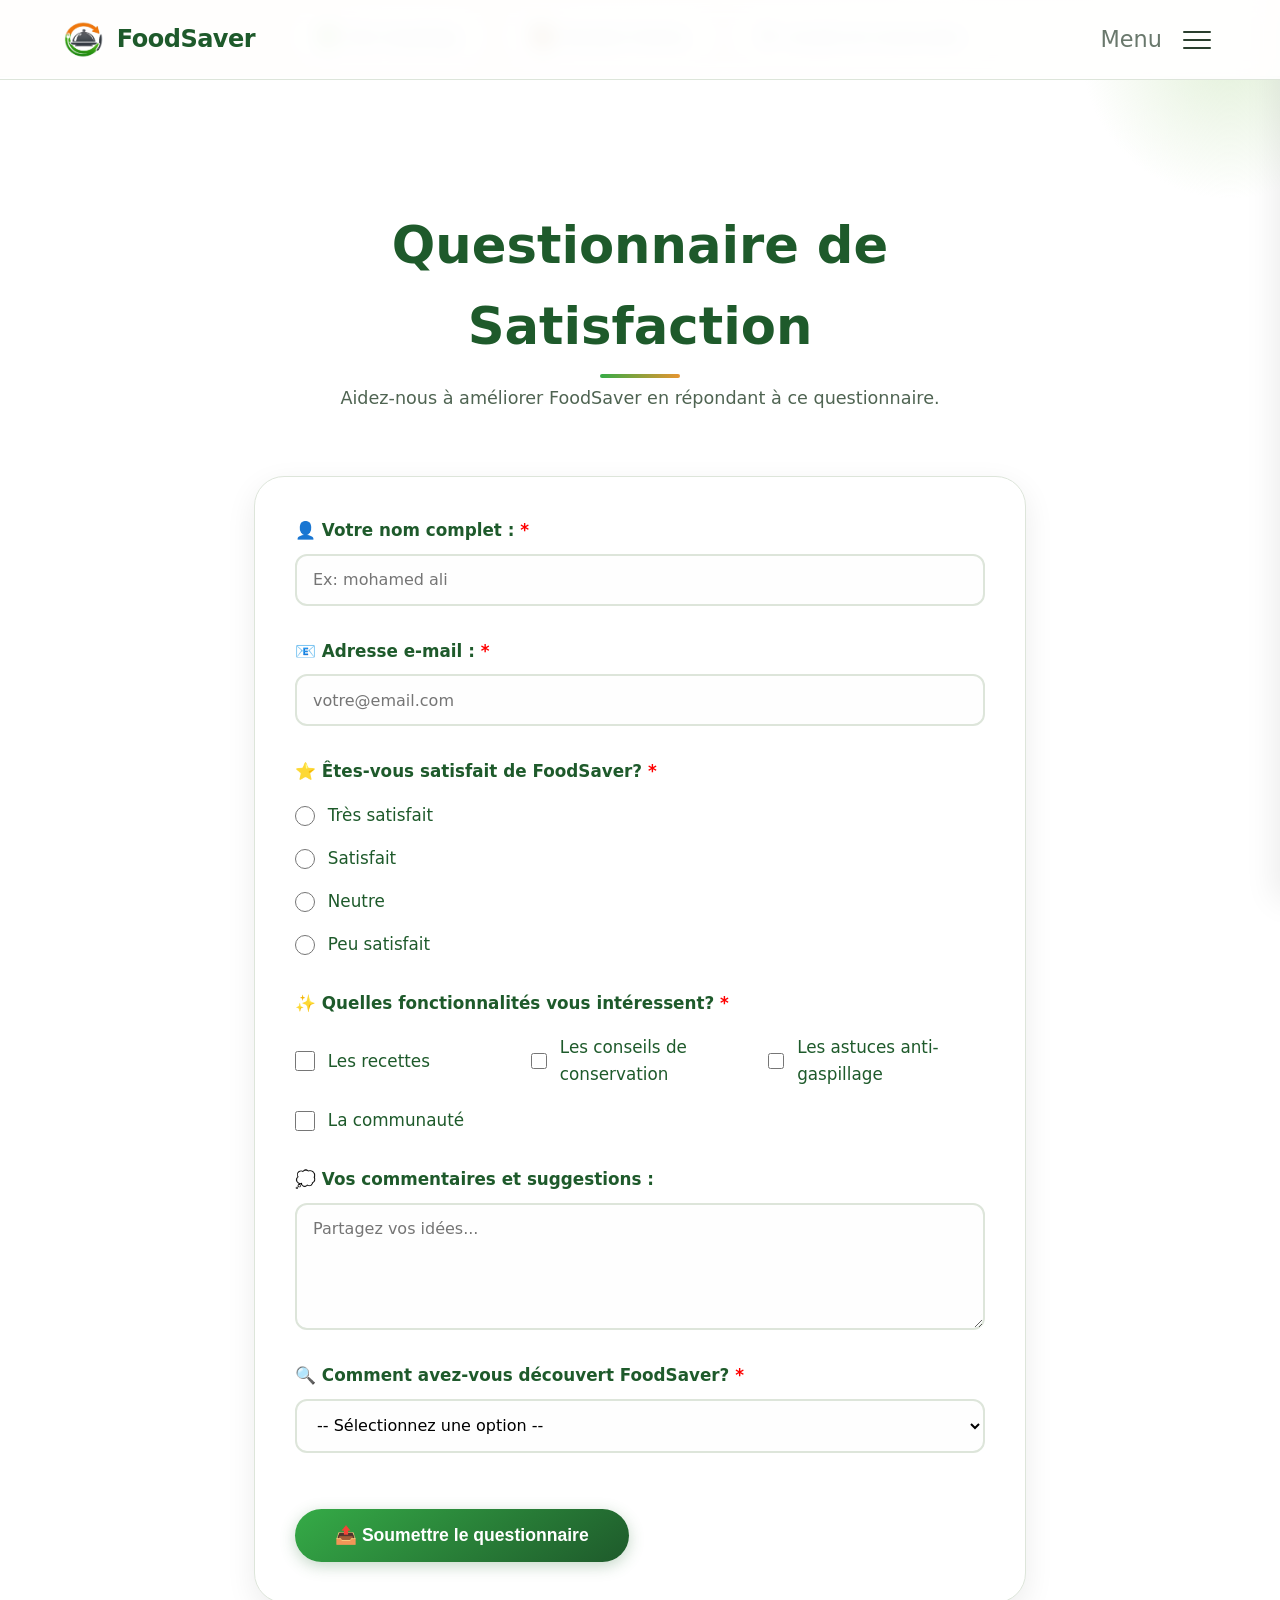
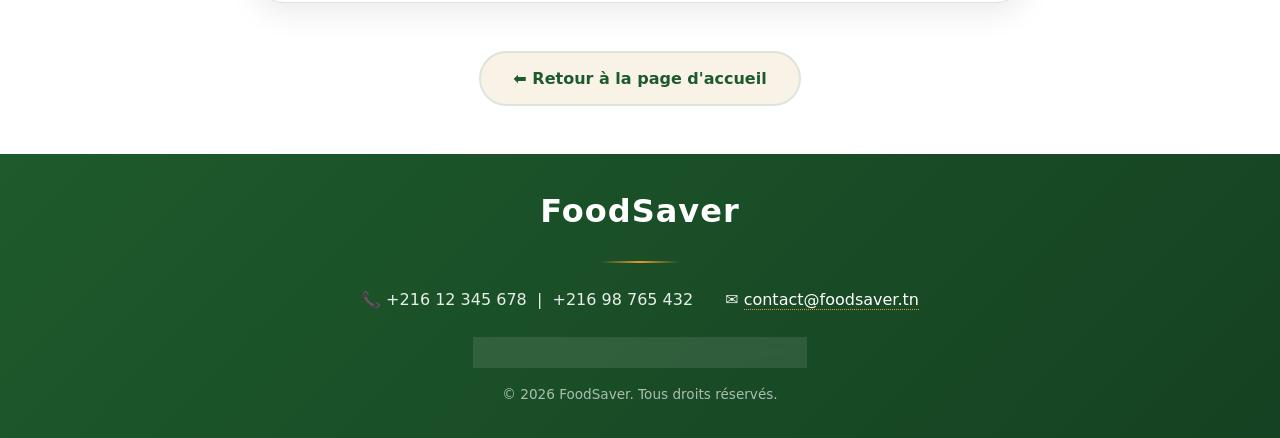
<file: questionnaire.html>
<!DOCTYPE html>
<html lang="fr">

<head>
    <meta charset="UTF-8">
    <title>FoodSaver - Questionnaire</title>
    <meta name="viewport" content="width=device-width, initial-scale=1.0">
    <link rel="icon" type="image/png" href="./images/logo.jpg">
    <link rel="stylesheet" href="./css/extern.css">
    <link rel="stylesheet" href="./css/questionnaire.css">
</head>

<body>
    <div class="orb"></div>
    <input type="checkbox" id="sidebar-toggle">
    <label class="sidebar-overlay" for="sidebar-toggle" aria-hidden="true"></label>
    
    <!--sidebar-->
    <aside class="sidebar">
        <div class="sidebar-header">
            <a href="index.html" class="sidebar-logo">
                <img src="./images/logo.jpg" alt="FoodSaver">
                <span>FoodSaver</span>
            </a>
            <label class="sidebar-close" for="sidebar-toggle" aria-label="Fermer le menu">
                <span></span><span></span><span></span>
            </label>
        </div>
        <nav class="sidebar-nav">
            <ul>
                <li><a href="index.html" ><span class="nav-icon">🏠</span>Vitrine</a></li>
                <li><a href="about.html" ><span class="nav-icon">🌿</span>Qui sommes-nous</a></li>
                <div class="sidebar-sep"></div>
                <li><a href="./php/guide.php"><span class="nav-icon">📖</span>Tutoriel culinaire</a></li>
                <li><a href="./php/recettes.php"><span class="nav-icon">🥘</span>Cuisine savoureuse</a></li>
                <div class="sidebar-sep"></div>
                <li><a href="contact.html"><span class="nav-icon">✉️</span>Contactez-nous</a></li>
                <li><a href="questionnaire.html" class="active"><span class="nav-icon">📋</span>Questionnaire</a></li>
                <li><a href="funpage.html"><span class="nav-icon">🎮</span>Fun Page</a></li>
            </ul>
        </nav>
        <div class="sidebar-footer">© 2026 FoodSaver · Tous droits réservés</div>
    </aside>

    <header>
        <nav class="navbar">
            <div class="site-name">
                <img src="./images/logo.jpg" alt="FoodSaver logo">
                <a href="index.html">FoodSaver</a>
            </div>
            <div class="navbar-right">
                <span class="nav-hint">Menu</span>
                <label class="hamburger-btn" for="sidebar-toggle" aria-label="Ouvrir le menu">
                    <span></span>
                    <span></span>
                    <span></span>
                </label>
            </div>
        </nav>
    </header>
    <div class="badges-bar">
        <div class="badge"><span class="badge-icon">🌿</span> Zéro Gaspillage</div>
        <div class="badge"><span class="badge-icon">🥘</span> Recettes Fraîches</div>
        <div class="badge"><span class="badge-icon">❄️</span> Conseils de Conservation</div>
    </div>

    <main>
        <section class="questionnaire-hero">
            <h1>Questionnaire de Satisfaction</h1>
            <p>Aidez-nous à améliorer FoodSaver en répondant à ce questionnaire.</p>
        </section>

        <section class="questionnaire-form">
            <form id="formulaireQuestionnaire" action="./php/questionnaire.php" method="POST">
                
                <!-- CHAMP 1: Nom (Textbox) - VALIDATION 1 -->
                <div class="form-group">
                    <label for="nom">👤 Votre nom complet : <span style="color: red;">*</span></label>
                    <input type="text" id="nom" name="nom" placeholder="Ex: mohamed ali" required>
                    <span class="error-message" id="erreurNom"></span>
                </div>

                <!-- CHAMP 2: Email (Email) - VALIDATION 2 -->
                <div class="form-group">
                    <label for="email">📧 Adresse e-mail : <span style="color: red;">*</span></label>
                    <input type="email" id="email" name="email" placeholder="votre@email.com" required>
                    <span class="error-message" id="erreurEmail"></span>
                </div>

                <!-- CHAMP 3: Satisfaction (Radio buttons) -->
                <div class="form-group">
                    <label>⭐ Êtes-vous satisfait de FoodSaver? <span style="color: red;">*</span></label>
                    <div class="radio-group">
                        <label>
                            <input type="radio" name="satisfaction" value="très-satisfait" required>
                            Très satisfait
                        </label>
                        <label>
                            <input type="radio" name="satisfaction" value="satisfait" required>
                            Satisfait
                        </label>
                        <label>
                            <input type="radio" name="satisfaction" value="neutre" required>
                            Neutre
                        </label>
                        <label>
                            <input type="radio" name="satisfaction" value="insatisfait" required>
                            Peu satisfait
                        </label>
                    </div>
                </div>

                <!-- CHAMP 4: Intérêts (Checkboxes) - VALIDATION 3 -->
                <div class="form-group">
                    <label>✨ Quelles fonctionnalités vous intéressent? <span style="color: red;">*</span></label>
                    <div class="checkbox-group">
                        <label>
                            <input type="checkbox" name="fonctionnalites[]" value="recettes">
                            Les recettes
                        </label>
                        <label>
                            <input type="checkbox" name="fonctionnalites[]" value="conservation">
                            Les conseils de conservation
                        </label>
                        <label>
                            <input type="checkbox" name="fonctionnalites[]" value="astuces">
                            Les astuces anti-gaspillage
                        </label>
                        <label>
                            <input type="checkbox" name="fonctionnalites[]" value="communaute">
                            La communauté
                        </label>
                    </div>
                    <span class="error-message" id="erreurFonctionnalites"></span>
                </div>

                <!-- CHAMP 5: Commentaires (Textarea) -->
                <div class="form-group">
                    <label for="commentaires">💭 Vos commentaires et suggestions :</label>
                    <textarea id="commentaires" name="commentaires" rows="5" placeholder="Partagez vos idées..."></textarea>
                </div>

                <!-- CHAMP 6: Source de visite (Select) -->
                <div class="form-group">
                    <label for="source">🔍 Comment avez-vous découvert FoodSaver? <span style="color: red;">*</span></label>
                    <select id="source" name="source" required>
                        <option value="">-- Sélectionnez une option --</option>
                        <option value="moteur-recherche">Moteur de recherche</option>
                        <option value="reseaux-sociaux">Réseaux sociaux</option>
                        <option value="ami">Recommandation d'un ami</option>
                        <option value="publicite">Publicité</option>
                        <option value="autre">Autre</option>
                    </select>
                </div>

                <!-- Messages d'erreur/succès -->
                <div id="messageFormulaire"></div>

                <!-- Bouton de soumission -->
                <button type="submit" class="btn-submit">📤 Soumettre le questionnaire</button>

            </form>
        </section>

        <div class="retour">
            <a href="index.html">⬅ Retour à la page d'accueil</a>
        </div>

    </main>

    <footer class="footer">
        <div class="footer-inner">
            <div class="footer-logo">FoodSaver</div>
            <div class="footer-divider"></div>
            <div class="footer-contact">
                <span>📞 +216 12 345 678 &nbsp;|&nbsp; +216 98 765 432</span>
                <span>✉ <a href="mailto:contact@foodsaver.tn">contact@foodsaver.tn</a></span>
            </div>
            <div class="footer-badge">⭐ Certifié Qualité Internationale – ISO 9001</div>
            <p class="footer-copy">© 2026 FoodSaver. Tous droits réservés.</p>
        </div>
    </footer>

    <!-- Lien vers le fichier JavaScript de validation -->
    <script src="./js/questionnaire.js"></script>
</body>

</html>
</file>
<file: css/index.css>
main {
    display: grid;
    grid-template-columns: 1fr;
    gap: 2rem;
    max-width: 1400px;
    margin: 2rem auto;
    padding: 0 5%;
    animation: fadeInUp 0.8s ease-out;
}

.hero {
    display: flex;
    flex-direction: column;
    justify-content: center;
}

.hero-tag {
    display: inline-block;
    background: linear-gradient(145deg, var(--color-secondary), #fff);
    color: var(--color-primary);
    padding: 0.3rem 1rem;
    border-radius: 50px;
    font-weight: 500;
    font-size: 0.9rem;
    margin-bottom: 1.5rem;
    align-self: flex-start;
    box-shadow: 0 2px 5px var(--color-shadow);
    animation: fadeInLeft 0.6s;
}

@keyframes fadeInLeft {
    from {
        opacity: 0;
        transform: translateX(-20px);
    }
    to {
        opacity: 1;
        transform: translateX(0);
    }
}

.hero h1 {
    font-size: clamp(2rem, 8vw, 3.5rem);
    line-height: 1.2;
    font-weight: 600;
    margin-bottom: 1.5rem;
    color: var(--color-primary-dark);
    animation: fadeInUp 0.8s 0.1s both;
}

.hero h1 em {
    font-style: normal;
    background: linear-gradient(145deg, var(--color-primary), var(--color-accent));
    -webkit-background-clip: text;
    -webkit-text-fill-color: transparent;
    background-clip: text;
}

.hero p {
    font-size: 1.1rem;
    color: #4f6452;
    max-width: 600px;
    margin-bottom: 2rem;
    animation: fadeInUp 0.8s 0.2s both;
}

/* Hero buttons */
.hero-actions {
    display: flex;
    gap: 1rem;
    flex-wrap: wrap;
    margin-bottom: 2.5rem;
    animation: fadeInUp 0.8s 0.3s both;
}

.btn-primary,
.btn-secondary {
    display: inline-flex;
    align-items: center;
    gap: 0.5rem;
    padding: 0.9rem 2rem;
    border-radius: 60px;
    text-decoration: none;
    font-weight: 600;
    transition: all 0.3s cubic-bezier(0.175, 0.885, 0.32, 1.275);
    border: 2px solid transparent;
    position: relative;
    overflow: hidden;
}

.btn-primary::before,
.btn-secondary::before {
    content: '';
    position: absolute;
    top: 50%;
    left: 50%;
    width: 0;
    height: 0;
    border-radius: 50%;
    background-color: rgba(255, 255, 255, 0.2);
    transform: translate(-50%, -50%);
    transition: width 0.6s, height 0.6s;
}

.btn-primary:hover::before,
.btn-secondary:hover::before {
    width: 300px;
    height: 300px;
}

.btn-primary {
    background: linear-gradient(145deg, var(--color-primary), var(--color-primary-dark));
    color: white;
    box-shadow: 0 4px 15px rgba(58, 123, 68, 0.4);
}

.btn-primary:hover {
    transform: translateY(-3px) scale(1.02);
    box-shadow: 0 8px 25px rgba(58, 123, 68, 0.5);
}

.btn-arrow {
    font-size: 1.2rem;
    transition: transform 0.3s;
}

.btn-primary:hover .btn-arrow {
    transform: translateX(8px);
}

.btn-secondary {
    background: linear-gradient(145deg, #ffffff, var(--color-secondary));
    color: var(--color-primary-dark);
    border-color: var(--color-primary-light);
}

.btn-secondary:hover {
    background: white;
    border-color: var(--color-primary);
    transform: translateY(-3px);
    box-shadow: 0 8px 20px var(--color-shadow);
}

/* Hero Stats */
.hero-stats {
    display: flex;
    flex-wrap: wrap;
    align-items: center;
    gap: 1.5rem 1rem;
    background: linear-gradient(145deg, var(--color-secondary), #fffaf2);
    padding: 1.5rem 2rem;
    border-radius: 60px;
    border: 1px solid var(--color-border);
    margin-top: 1rem;
    animation: fadeInUp 0.8s 0.4s both;
    transition: box-shadow 0.3s;
}

.hero-stats:hover {
    box-shadow: 0 10px 25px var(--color-accent-soft);
}

.stat {
    display: flex;
    flex-direction: column;
    min-width: 80px;
    transition: transform 0.3s;
}

.stat:hover {
    transform: scale(1.05);
}

.stat-number {
    font-size: 1.8rem;
    font-weight: 700;
    color: var(--color-primary-dark);
    line-height: 1.2;
    animation: countPop 0.5s ease-out;
}

@keyframes countPop {
    0% { transform: scale(0.5); opacity: 0; }
    100% { transform: scale(1); opacity: 1; }
}

.stat-label {
    font-size: 0.8rem;
    color: #617565;
    text-transform: uppercase;
    letter-spacing: 0.5px;
}

.stat-separator {
    width: 1px;
    height: 30px;
    background: linear-gradient(to bottom, transparent, var(--color-border), transparent);
}

/* Hero Image */
.hero-image {
    position: relative;
    border-radius: 30px;
    overflow: hidden;
    box-shadow: 0 20px 30px var(--color-shadow);
    aspect-ratio: 4 / 3;
    max-width: 600px;
    justify-self: center;
    width: 100%;
    animation: floatImage 6s infinite ease-in-out, fadeInRight 0.8s;
}

@keyframes floatImage {
    0% { transform: translateY(0); }
    50% { transform: translateY(-10px); }
    100% { transform: translateY(0); }
}

@keyframes fadeInRight {
    from {
        opacity: 0;
        transform: translateX(20px);
    }
    to {
        opacity: 1;
        transform: translateX(0);
    }
}

.hero-image img {
    width: 100%;
    height: 100%;
    object-fit: cover;
    display: block;
    transition: transform 0.7s ease;
}

.hero-image:hover img {
    transform: scale(1.05);
}

.img-badge {
    position: absolute;
    bottom: 20px;
    left: 20px;
    background: rgba(255, 255, 255, 0.9);
    backdrop-filter: blur(5px);
    padding: 0.6rem 1.5rem;
    border-radius: 50px;
    font-weight: 600;
    color: var(--color-primary-dark);
    border-left: 4px solid var(--color-accent);
    box-shadow: 0 2px 10px rgba(0,0,0,0.1);
    animation: pulseBadge 2s infinite;
}
.img-badge:hover {
    transform: scale(1.05);
}

@keyframes pulseBadge {
    0% { box-shadow: 0 2px 10px rgba(0,0,0,0.1); }
    50% { box-shadow: 0 4px 20px var(--color-accent); }
    100% { box-shadow: 0 2px 10px rgba(0,0,0,0.1); }
}

/* ----- Features Cards ----- */
.features {
    display: grid;
    grid-template-columns: 1fr;
    gap: 2rem;
    max-width: 1400px;
    margin: 4rem auto;
    padding: 0 5%;
}

.feature-card {
    background: white;
    padding: 2.5rem 2rem;
    border-radius: 30px;
    border: 1px solid var(--color-border);
    box-shadow: 0 10px 20px var(--color-shadow);
    transition: all 0.4s cubic-bezier(0.175, 0.885, 0.32, 1.275);
    text-align: center;
    position: relative;
    overflow: hidden;
    animation: fadeInUp 0.6s both;
    animation-delay: calc(0.1s * var(--i, 1));
}

.feature-card:nth-child(1) { --i: 1; }
.feature-card:nth-child(2) { --i: 2; }
.feature-card:nth-child(3) { --i: 3; }

.feature-card::after {
    content: '';
    position: absolute;
    bottom: -50%;
    left: -50%;
    width: 200%;
    height: 200%;
    background: radial-gradient(circle, var(--color-accent-soft) 0%, transparent 70%);
    opacity: 0;
    transition: opacity 0.5s;
    z-index: 0;
}

.feature-card:hover::after {
    opacity: 0.2;
}

.feature-card:hover {
    transform: translateY(-15px) scale(1.02);
    box-shadow: 0 30px 40px rgba(0,0,0,0.1);
    border-color: var(--color-primary-light);
}

.feature-icon {
    font-size: 3.5rem;
    display: inline-block;
    margin-bottom: 1.5rem;
    background: linear-gradient(145deg, var(--color-secondary), #fff);
    padding: 1rem;
    border-radius: 50%;
    line-height: 1;
    transition: all 0.4s;
    position: relative;
    z-index: 1;
}

.feature-card:hover .feature-icon {
    transform: rotateY(180deg) scale(1.1);
    background: linear-gradient(145deg, var(--color-primary-light), var(--color-accent));
    color: white;
}

.feature-title {
    font-size: 1.4rem;
    font-weight: 600;
    color: var(--color-primary-dark);
    margin-bottom: 1rem;
    position: relative;
    z-index: 1;
}

.feature-desc {
    color: #557358;
    line-height: 1.6;
    position: relative;
    z-index: 1;
}

/* ----- Responsive Design (Tablette et Desktop) ----- */
@media (min-width: 768px) {
    .features {
        grid-template-columns: repeat(2, 1fr);
    }
}

@media (min-width: 1024px) {
    main {
        grid-template-columns: 1fr 1fr;
        align-items: center;
    }

    .hero-image {
        aspect-ratio: 5 / 4;
        max-width: none;
    }

    .features {
        grid-template-columns: repeat(3, 1fr);
    }
}

/* Ajustements pour les petits écrans */
@media (max-width: 640px) {
    .hero-stats {
        flex-direction: column;
        align-items: flex-start;
        border-radius: 30px;
    }

    .stat-separator {
        display: none;
    }

    .stat {
        width: 100%;
        flex-direction: row;
        justify-content: space-between;
        align-items: center;
    }

    .stat-label {
        font-size: 1rem;
    }
}

/* Animation de scroll (facultatif) */
.feature-card, .hero > * {
    animation: fadeInUp 0.6s both;
    animation-timeline: view();
    animation-range: entry 0% cover 20%;
}
</file>
<file: css/extern.css>
@import url('https://fonts.googleapis.com/css2?family=Cormorant+Garamond:wght@400;600;700&family=DM+Sans:wght@300;400;500;600&display=swap');

:root {
    --color-primary: #35ab47;
    --color-primary-light: #5f9e6b;
    --color-primary-dark: #1e5a2b;
    --color-secondary: #f9f3e7;
    --color-accent: #e79530;
    --color-accent-soft: #f8d49a;
    --color-text-dark: #2a3f2e;
    --color-text-light: #fefefe;
    --color-border: #dde5da;
    --color-background: #ffffff;
    --color-shadow: rgba(0, 0, 0, 0.08);
    --font-main: system-ui, -apple-system, 'Segoe UI', Roboto, 'Helvetica Neue', sans-serif;
    --sidebar-width: 300px;
    --transition-speed: 0.3s;
    --navbar-height: 80px;
}

* {
    margin: 0;
    padding: 0;
    box-sizing: border-box;
}

body {
    font-family: var(--font-main);
    background-color: var(--color-background);
    color: var(--color-text-dark);
    line-height: 1.6;
    overflow-x: hidden;
    min-height: 100vh;
    position: relative;
    animation: fadeIn 1s ease-out;
}

@keyframes fadeIn {
    from {
        opacity: 0;
    }

    to {
        opacity: 1;
    }
}

/* ----- Élément décoratif (orb) avec animation flottante ----- */
.orb {
    position: fixed;
    top: -100px;
    right: -100px;
    width: 300px;
    height: 300px;
    background: radial-gradient(circle, rgba(198, 226, 180, 0.5) 0%, rgba(255, 255, 255, 0) 70%);
    border-radius: 50%;
    z-index: -1;
    pointer-events: none;
    animation: float 20s infinite ease-in-out;
}

@keyframes float {
    0% {
        transform: translate(0, 0) scale(1);
    }

    50% {
        transform: translate(-20px, 20px) scale(1.05);
    }

    100% {
        transform: translate(0, 0) scale(1);
    }
}


#sidebar-toggle {
    display: none;
}

.sidebar-overlay {
    position: fixed;
    top: 0;
    left: 0;
    width: 100%;
    height: 100%;
    background-color: rgba(0, 0, 0, 0.4);
    backdrop-filter: blur(3px);
    z-index: 998;
    opacity: 0;
    visibility: hidden;
    transition: opacity var(--transition-speed) ease, visibility var(--transition-speed) ease;
    cursor: pointer;
}

#sidebar-toggle:checked~.sidebar-overlay {
    opacity: 1;
    visibility: visible;
}

#sidebar-toggle:checked~.sidebar {
    transform: translateX(0);
}

.sidebar {
    position: fixed;
    top: 0;
    right: 0;
    width: var(--sidebar-width);
    height: 100vh;
    background: linear-gradient(145deg, #ffffff, #fafaf8);
    box-shadow: -5px 0 30px var(--color-shadow);
    z-index: 999;
    padding: 2rem 1.5rem;
    display: flex;
    flex-direction: column;
    transform: translateX(100%);
    transition: transform var(--transition-speed) ease-in-out;
    overflow-y: auto;
    border-left: 1px solid var(--color-border);
}

.sidebar-header {
    display: flex;
    justify-content: space-between;
    align-items: center;
    margin-bottom: 5rem;
}

.sidebar-logo {
    display: flex;
    align-items: center;
    gap: 0.8rem;
    text-decoration: none;
    color: var(--color-text-dark);
    font-weight: 600;
    font-size: 1.3rem;
    transition: color 0.2s;
}

.sidebar-logo:hover {
    color: var(--color-primary);
}

.sidebar-logo img {
    width: 40px;
    height: 40px;
    border-radius: 50%;
    object-fit: cover;
    transition: transform 0.3s;
}

.sidebar-logo:hover img {
    transform: rotate(5deg) scale(1.05);
}

.sidebar-close {
    display: flex;
    flex-direction: column;
    gap: 5px;
    cursor: pointer;
    padding: 10px;
}

.sidebar-close span {
    width: 25px;
    height: 2px;
    background-color: var(--color-text-dark);
    border-radius: 2px;
    transition: var(--transition-speed);
}

.sidebar-close span:nth-child(1) {
    transform: rotate(45deg) translate(5px, 5px);
}

.sidebar-close span:nth-child(2) {
    opacity: 0;
}

.sidebar-close span:nth-child(3) {
    transform: rotate(-45deg) translate(7px, -6px);
}

.sidebar-nav ul {
    list-style: none;
}

.sidebar-nav li {
    margin-bottom: 0.5rem;
}

.sidebar-nav a {
    display: flex;
    align-items: center;
    gap: 1rem;
    padding: 0.8rem 1rem;
    border-radius: 12px;
    text-decoration: none;
    color: var(--color-text-dark);
    font-weight: 500;
    transition: background-color 0.2s ease, color 0.2s ease, transform 0.2s;
}

.sidebar-nav a:hover,
.sidebar-nav a.active {
    background-color: var(--color-primary);
    color: white;
    transform: translateX(-5px);
}

.sidebar-nav a .nav-icon {
    font-size: 1.4rem;
    transition: transform 0.2s;
}

.sidebar-nav a:hover .nav-icon {
    transform: scale(1.1);
}

.sidebar-sep {
    height: 1px;
    background: linear-gradient(90deg, transparent, var(--color-border), transparent);
    margin: 1.5rem 0;
}

.sidebar-footer {
    margin-top: auto;
    padding-top: 2rem;
    font-size: 0.85rem;
    color: #888;
    text-align: center;
}


.navbar {
    position: fixed;
    top: 0;
    left: 0;
    width: 100%;
    background-color: rgba(255, 255, 255, 0.9);
    backdrop-filter: blur(10px);
    display: flex;
    justify-content: space-between;
    align-items: center;
    padding: 1rem 5%;
    border-bottom: 1px solid var(--color-border);
    z-index: 1000;
    animation: slideDown 0.6s ease-out;
    box-sizing: border-box;
    height: var(--navbar-height);
}

@keyframes slideDown {
    from {
        transform: translateY(-100%);
        opacity: 0;
    }

    to {
        transform: translateY(0);
        opacity: 1;
    }
}

.site-name {
    display: flex;
    align-items: center;
    gap: 0.8rem;
}

.site-name img {
    width: 40px;
    height: 40px;
    border-radius: 50%;
    object-fit: cover;
    transition: transform 0.3s;
}

.site-name:hover img {
    transform: rotate(5deg) scale(1.05);
}

.site-name a {
    text-decoration: none;
    font-size: 1.5rem;
    font-weight: 600;
    color: var(--color-primary-dark);
    letter-spacing: -0.5px;
}

.navbar-right {
    display: flex;
    align-items: center;
    gap: 1rem;
}

.nav-hint {
    font-size: 1.4rem;
    color: var(--color-text-dark);
    opacity: 0.7;
}

/* Hamburger Button */
.hamburger-btn {
    display: flex;
    flex-direction: column;
    gap: 6px;
    cursor: pointer;
    padding: 10px 5px;
}

.hamburger-btn span {
    width: 28px;
    height: 2px;
    background-color: var(--color-text-dark);
    border-radius: 2px;
    transition: all 0.3s;
}

.hamburger-btn:hover span {
    background-color: var(--color-primary);
}

.hamburger-btn:hover span:nth-child(1) {
    transform: translateY(-2px);
}

.hamburger-btn:hover span:nth-child(3) {
    transform: translateY(2px);
}


.badges-bar {
    display: flex;
    justify-content: center;
    gap: 2rem;
    flex-wrap: wrap;
    padding: 1rem 5%;
    background: linear-gradient(90deg, var(--color-secondary), #fff8f0);
    border-bottom: 1px solid var(--color-border);

}

.badge {
    display: inline-flex;
    align-items: center;
    gap: 0.5rem;
    background-color: white;
    padding: 0.4rem 1.2rem;
    border-radius: 50px;
    font-size: 0.9rem;
    font-weight: 500;
    box-shadow: 0 2px 8px var(--color-shadow);
    white-space: nowrap;
    transition: all 0.3s;
    animation: pulseGlow 3s infinite;
}

.badge:hover {
    transform: scale(1.05);
    box-shadow: 0 4px 12px var(--color-accent-soft);
    background-color: var(--color-accent-soft);
}

@keyframes pulseGlow {
    0% {
        box-shadow: 0 2px 8px var(--color-shadow);
    }

    50% {
        box-shadow: 0 4px 16px var(--color-accent-soft);
    }

    100% {
        box-shadow: 0 2px 8px var(--color-shadow);
    }
}

.badge-icon {
    font-size: 1.2rem;
    transition: transform 0.2s;
}

.badge:hover .badge-icon {
    transform: rotate(10deg);
}


.footer {
    background: linear-gradient(135deg, var(--color-primary-dark) 0%, #154222 100%);
    color: rgba(255, 255, 255, 0.9);
    padding: 2rem 5%;
    margin-top: 3rem;
    text-align: center;
    position: relative;
    overflow: hidden;
}


.footer::before {
    display: none;
}

.footer-inner {
    max-width: 1200px;
    margin: 0 auto;
    position: relative;
    z-index: 1;
}

.footer-logo {
    font-size: 2rem;
    font-weight: 600;
    color: white;
    letter-spacing: 1px;
    animation: fadeInUp 1s;
}

.footer-divider {
    width: 80px;
    height: 2px;
    background: linear-gradient(90deg, transparent, var(--color-accent), transparent);
    margin: 1.5rem auto;
}

.footer-contact {
    display: flex;
    justify-content: center;
    gap: 2rem;
    flex-wrap: wrap;
    margin-bottom: 1.5rem;
    font-size: 1rem;
}

.footer-contact a {
    color: white;
    text-decoration: none;
    border-bottom: 1px dotted var(--color-accent);
    transition: border-bottom 0.2s, color 0.2s;
}

.footer-contact a:hover {
    color: var(--color-accent);
    border-bottom: 1px solid white;
}

.footer-badge {
    background-color: rgba(255, 255, 255, 0.1);
    backdrop-filter: blur(5px);
    display: inline-block;
    padding: 0.3rem 1rem;
    border-radius: 50px;
    font-size: 0.85rem;
    margin-bottom: 1rem;
    transition: background-color 0.3s;
}

.footer-badge:hover {
    background-color: rgba(255, 255, 255, 0.2);
    transform: scale(1.02);
}

.footer-copy {
    font-size: 0.85rem;
    opacity: 0.7;
}

/* Animations générales */
@keyframes fadeInUp {
    from {
        opacity: 0;
        transform: translateY(20px);
    }

    to {
        opacity: 1;
        transform: translateY(0);
    }
}

/* Respect des préférences de mouvement réduit */
@media (prefers-reduced-motion: reduce) {
    * {
        animation-duration: 0.01ms !important;
        animation-iteration-count: 1 !important;
        transition-duration: 0.01ms !important;
    }
}

/* ----- Responsive (Mobile) ----- */
@media (min-width: 768px) {
    .badges-bar {
        justify-content: center;
    }
}
html {
    scroll-behavior: smooth;
}
</file>
<file: css/about.css>
main {
    padding-top: var(--navbar-height, 80px);
    max-width: 1200px;
    margin: 0 auto;
    padding-left: 5%;
    padding-right: 5%;
}

.about-hero {
    text-align: center;
    margin: 3rem 0 4rem;
    animation: fadeInUp 0.8s ease-out;
}

.about-hero h1 {
    font-size: clamp(2.2rem, 6vw, 3.5rem);
    color: var(--color-primary-dark);
    margin-bottom: 1rem;
    position: relative;
    display: inline-block;
}

.about-hero h1::after {
    content: '';
    position: absolute;
    bottom: -10px;
    left: 50%;
    transform: translateX(-50%);
    width: 80px;
    height: 4px;
    background: linear-gradient(90deg, var(--color-primary), var(--color-accent));
    border-radius: 2px;
}

.about-hero p {
    font-size: 1.2rem;
    max-width: 800px;
    margin: 0 auto;
    color: #4f6452;
    line-height: 1.8;
}


.mission,
.vision,
.values,
.contact-info {
    background: white;
    border-radius: 30px;
    padding: 2.5rem;
    margin-bottom: 2.5rem;
    box-shadow: 0 10px 30px var(--color-shadow);
    border: 1px solid var(--color-border);
    transition: transform 0.3s ease, box-shadow 0.4s ease;
    animation: fadeInUp 0.8s ease-out;
    animation-fill-mode: both;
}

.mission {
    animation-delay: 0.1s;
}

.vision {
    animation-delay: 0.2s;
}

.values {
    animation-delay: 0.3s;
}

.contact-info {
    animation-delay: 0.4s;
}

.mission:hover,
.vision:hover,
.values:hover,
.contact-info:hover {
    transform: translateY(-5px);
    box-shadow: 0 20px 40px rgba(0, 0, 0, 0.186);
}

.mission h2,
.vision h2,
.values h2,
.contact-info h2 {
    font-size: 2rem;
    color: var(--color-primary-dark);
    margin-bottom: 1.5rem;
    border-left: 6px solid var(--color-accent);
    padding-left: 1rem;
}

.mission p,
.vision p,
.contact-info p {
    font-size: 1.1rem;
    color: #4a5a4c;
    line-height: 1.8;
}


.values ul {
    list-style: none;
    padding: 0;
    display: grid;
    grid-template-columns: repeat(auto-fit, minmax(200px, 1fr));
    gap: 1rem;
}

.values li {
    font-size: 1.2rem;
    padding: 0.8rem 1.2rem;
    background: var(--color-secondary);
    border-radius: 50px;
    display: flex;
    align-items: center;
    gap: 0.8rem;
    transition: all 0.3s;
    border: 1px solid transparent;
}

.values li:hover {
    background: white;
    border-color: var(--color-primary-light);
    transform: scale(1.12);
    box-shadow: 0 5px 15px var(--color-shadow);
}


.contact-info p {
    margin-bottom: 0.5rem;
}

.contact-info a {
    color: var(--color-primary);
    text-decoration: none;
    font-weight: 500;
    border-bottom: 1px dotted var(--color-accent);
    transition: color 0.2s, border-bottom 0.2s;
}

.contact-info a:hover {
    color: var(--color-primary-dark);
    border-bottom: 1px solid var(--color-primary);
    transform: translateY(-9px);

}


.back-home {
    text-align: center;
    margin: 3rem 0;
    animation: fadeInUp 0.8s 0.5s both;
}

.back-home a {
    display: inline-block;
    padding: 0.8rem 2rem;
    background: var(--color-secondary);
    color: var(--color-primary-dark);
    text-decoration: none;
    border-radius: 50px;
    font-weight: 600;
    border: 2px solid var(--color-border);
    transition: all 0.3s;
}

.back-home a:hover {
    background: var(--color-primary);
    color: white;
    border-color: var(--color-primary);
    transform: translateX(-5px);
    box-shadow: 0 5px 15px rgba(58, 123, 68, 0.3);
}


@media (max-width: 768px) {

    .mission,
    .vision,
    .values,
    .contact-info {
        padding: 1.8rem;
    }
}

.values ul {
    grid-template-columns: 1fr;
}

.about-hero p {
    font-size: 1rem;
}


/* Réutilisation des animations définies dans extern.css */
@keyframes fadeInUp {
    from {
        opacity: 0;
        transform: translateY(20px);
    }

    to {
        opacity: 1;
        transform: translateY(0);
    }
}
</file>
<file: css/contact.css>
/* ============================================
   FoodSaver - contact.css
   Styles pour la page contact avec bannière et galerie
   ============================================ */

main {
    padding-top: var(--navbar-height, 80px);
    max-width: 1000px;
    margin: 0 auto;
    padding-left: 5%;
    padding-right: 5%;
}

.contact-hero {
    text-align: center;
    margin: 3rem 0 4rem;
    animation: fadeInUp 0.8s ease-out;
}

.contact-hero h1 {
    font-size: clamp(2.2rem, 6vw, 3.2rem);
    color: var(--color-primary-dark);
    margin-bottom: 1rem;
    position: relative;
    display: inline-block;
}

.contact-hero h1::after {
    content: '';
    position: absolute;
    bottom: -10px;
    left: 50%;
    transform: translateX(-50%);
    width: 80px;
    height: 4px;
    background: linear-gradient(90deg, var(--color-primary), var(--color-accent));
    border-radius: 2px;
}

.contact-hero p {
    font-size: 1.1rem;
    color: #4f6452;
    max-width: 600px;
    margin: 0 auto;
}

/* ============================================
   BANNIÈRE ANIMÉE
   ============================================ */

.banniere-animee {
    background: linear-gradient(90deg, var(--color-primary), var(--color-primary-dark));
    color: white;
    padding: 1rem 2rem;
    margin-bottom: 2rem;
    box-shadow: 0 4px 15px rgba(0, 0, 0, 0.2);
    overflow: hidden;
    position: relative;
}

.banniere-contenu {
    animation: defilement 20s linear infinite;
    white-space: nowrap;
    font-weight: 600;
    font-size: 1.05rem;
    letter-spacing: 0.5px;
}

.banniere-contenu p {
    margin: 0;
    display: inline-block;
    padding-right: 100%;
}

@keyframes defilement {
    0% {
        transform: translateX(100%);
    }
    100% {
        transform: translateX(-100%);
    }
}

/* ============================================
   GALERIE D'IMAGES
   ============================================ */

.galerie-section {
    background: white;
    border-radius: 30px;
    padding: 2.5rem;
    box-shadow: 0 10px 30px var(--color-shadow);
    border: 1px solid var(--color-border);
    margin-bottom: 3rem;
    animation: fadeInUp 0.8s ease-out;
}

.galerie-section h2 {
    font-size: 2rem;
    color: var(--color-primary-dark);
    margin-bottom: 2rem;
    border-left: 6px solid var(--color-accent);
    padding-left: 1rem;
    text-align: center;
}

.galerie-container {
    display: flex;
    justify-content: center;
    align-items: center;
}

.galerie-image-container {
    width: 100%;
    max-width: 600px;
}

/* Image de la galerie */
.galerie-image {
    width: 100%;
    height: 400px;
    object-fit: cover;
    border-radius: 20px;
    box-shadow: 0 15px 35px rgba(0, 0, 0, 0.2);
    transition: transform 0.3s ease;
    margin-bottom: 2rem;
    display: block;
}

.galerie-image:hover {
    transform: scale(1.02);
}

/* Contrôles de la galerie */
.galerie-controls {
    display: flex;
    justify-content: space-between;
    align-items: center;
    gap: 1rem;
    margin-top: 1.5rem;
}

.btn-galerie {
    background: linear-gradient(145deg, var(--color-primary), var(--color-primary-dark));
    color: white;
    padding: 0.8rem 1.5rem;
    border: none;
    border-radius: 50px;
    font-weight: 600;
    cursor: pointer;
    transition: all 0.3s;
    font-size: 0.95rem;
    flex: 1;
    box-shadow: 0 4px 10px rgba(58, 123, 68, 0.3);
}

.btn-galerie:hover {
    transform: translateY(-3px) scale(1.02);
    box-shadow: 0 8px 20px rgba(58, 123, 68, 0.4);
}

.btn-galerie:active {
    transform: translateY(-1px);
}

.compteur-galerie {
    background: var(--color-secondary);
    padding: 0.6rem 1.2rem;
    border-radius: 50px;
    font-weight: 600;
    color: var(--color-primary-dark);
    font-size: 0.9rem;
    white-space: nowrap;
}

/* ============================================
   FORMULAIRE DE CONTACT
   ============================================ */

.contact-form {
    background: white;
    border-radius: 30px;
    padding: 2.5rem;
    box-shadow: 0 10px 30px var(--color-shadow);
    border: 1px solid var(--color-border);
    animation: fadeInUp 0.8s ease-out;
    margin-bottom: 3rem;
}

.contact-form form {
    display: flex;
    flex-direction: column;
}

.contact-form label {
    font-weight: 500;
    color: var(--color-primary-dark);
    margin-bottom: 0.3rem;
}

.contact-form input,
.contact-form textarea {
    padding: 0.8rem 1rem;
    margin-bottom: 1.5rem;
    border-radius: 12px;
    border: 1px solid var(--color-border);
    font-family: var(--font-main);
    transition: all 0.3s;
}

.contact-form input:focus,
.contact-form textarea:focus {
    outline: none;
    border-color: var(--color-primary);
    box-shadow: 0 0 0 3px rgba(53, 171, 71, 0.2);
}

.contact-form button {
    background: var(--color-primary);
    color: white;
    padding: 0.8rem 2rem;
    border: none;
    border-radius: 50px;
    font-weight: 600;
    cursor: pointer;
    transition: all 0.3s;
    align-self: flex-start;
    box-shadow: 0 4px 10px rgba(58, 123, 68, 0.3);
}

.contact-form button:hover {
    background: var(--color-primary-dark);
    transform: translateY(-3px);
    box-shadow: 0 8px 20px rgba(58, 123, 68, 0.4);
}

/* ============================================
   SECTION LIENS
   ============================================ */

.liens-section {
    background: white;
    border-radius: 30px;
    padding: 2.5rem;
    box-shadow: 0 10px 30px var(--color-shadow);
    border: 1px solid var(--color-border);
    margin-bottom: 3rem;
    animation: fadeInUp 0.8s 0.1s both;
}

.liens-section h2 {
    font-size: 2rem;
    color: var(--color-primary-dark);
    margin-bottom: 2rem;
    border-left: 6px solid var(--color-accent);
    padding-left: 1rem;
    text-align: center;
}

.liens-container {
    display: grid;
    grid-template-columns: repeat(auto-fit, minmax(200px, 1fr));
    gap: 2rem;
}

.lien-card {
    display: flex;
    flex-direction: column;
    align-items: center;
    justify-content: center;
    padding: 2rem;
    background: linear-gradient(145deg, var(--color-secondary), #fff);
    border-radius: 20px;
    border: 2px solid var(--color-border);
    text-decoration: none;
    color: var(--color-primary-dark);
    transition: all 0.3s;
    cursor: pointer;
    gap: 1rem;
}

.lien-card:hover {
    transform: translateY(-10px) scale(1.05);
    border-color: var(--color-primary);
    box-shadow: 0 15px 35px rgba(53, 171, 71, 0.2);
    background: white;
}

.lien-icon {
    font-size: 3rem;
    transition: transform 0.3s;
}

.lien-card:hover .lien-icon {
    transform: scale(1.2) rotate(5deg);
}

.lien-text {
    font-weight: 600;
    text-align: center;
    font-size: 1.05rem;
}

/* ============================================
   RETOUR À L'ACCUEIL
   ============================================ */

main > div a {
    display: inline-block;
    margin-top: 2rem;
    text-decoration: none;
    background: var(--color-secondary);
    padding: 0.8rem 2rem;
    border-radius: 50px;
    color: var(--color-primary-dark);
    font-weight: 600;
    border: 2px solid var(--color-border);
    transition: all 0.3s;
}

main > div a:hover {
    background: var(--color-primary);
    color: white;
    border-color: var(--color-primary);
    transform: translateX(-5px);
    box-shadow: 0 5px 15px rgba(58, 123, 68, 0.3);
}

/* ============================================
   MESSAGE DE SUCCÈS
   ============================================ */

.success-message {
    background: var(--color-primary);
    color: white;
    padding: 0.8rem 1.5rem;
    border-radius: 50px;
    font-weight: 600;
    text-align: center;
    margin-top: 1rem;
}

/* ============================================
   ANIMATIONS
   ============================================ */

@keyframes fadeInUp {
    from {
        opacity: 0;
        transform: translateY(20px);
    }
    to {
        opacity: 1;
        transform: translateY(0);
    }
}

/* ============================================
   RESPONSIVE
   ============================================ */

@media (max-width: 768px) {
    .contact-form {
        padding: 1.8rem;
    }
    
    .galerie-image {
        height: 300px;
    }
    
    .galerie-controls {
        flex-direction: column;
    }
    
    .btn-galerie {
        width: 100%;
    }
    
    .liens-container {
        grid-template-columns: 1fr;
    }
    
    .banniere-contenu {
        font-size: 0.9rem;
    }
    
    .galerie-section {
        padding: 1.5rem;
    }
}
</file>
<file: css/funpage.css>
/* ============================================================
   FoodSaver — funpage.css
   Jeu "Sauve la Bouffe!" — Styles complets
   ============================================================ */

main {
    padding-top: var(--navbar-height, 80px);
    max-width: 900px;
    margin: 0 auto;
    padding-left: 5%;
    padding-right: 5%;
    padding-bottom: 4rem;
}

.ecran { display: none; animation: fadeInUp .5s ease; }
.ecran.actif { display: block; }

@keyframes fadeInUp {
    from { opacity: 0; transform: translateY(20px); }
    to   { opacity: 1; transform: translateY(0); }
}

/* Hero */
.fun-hero { text-align: center; margin: 2.5rem 0 2rem; }
.fun-hero h1 {
    font-size: clamp(2rem, 5vw, 3rem);
    color: var(--color-primary-dark);
    position: relative;
    display: inline-block;
    margin-bottom: .5rem;
}
.fun-hero h1::after {
    content: '';
    position: absolute;
    bottom: -8px; left: 50%;
    transform: translateX(-50%);
    width: 80px; height: 4px;
    background: linear-gradient(90deg, var(--color-primary), var(--color-accent));
    border-radius: 2px;
}
.fun-hero p { color: #4f6452; font-size: 1.05rem; margin-top: 1rem; }

/* Carte blanche générique */
.carte {
    background: #fff;
    border-radius: 24px;
    padding: 2rem 2.5rem;
    box-shadow: 0 8px 30px rgba(0,0,0,.08);
    border: 2px solid var(--color-border);
    margin-bottom: 1.5rem;
}

/* ÉCRAN ACCUEIL */
.accueil-intro { text-align: center; margin-bottom: 1.5rem; }
.accueil-intro .big-emoji {
    font-size: 5rem;
    display: block;
    animation: bounce 1.8s infinite ease-in-out;
}
@keyframes bounce {
    0%, 100% { transform: translateY(0); }
    50%       { transform: translateY(-12px); }
}
.accueil-intro h2 { color: var(--color-primary-dark); font-size: 1.6rem; margin: .8rem 0 .5rem; }
.accueil-intro p  { color: #4f6452; }

.regles {
    display: grid;
    grid-template-columns: repeat(auto-fit, minmax(170px, 1fr));
    gap: 1rem;
    margin: 1.5rem 0;
}
.regle-item {
    background: var(--color-secondary);
    border-radius: 16px;
    padding: 1rem;
    text-align: center;
    border: 2px solid var(--color-border);
}
.regle-item .ri-emoji { font-size: 2rem; display: block; margin-bottom: .4rem; }
.regle-item p  { font-size: .85rem; color: #4f6452; }
.regle-item strong { color: var(--color-primary-dark); }

.best-score-accueil {
    text-align: center;
    font-weight: 700;
    color: var(--color-accent);
    font-size: 1.1rem;
    margin: .5rem 0 1.5rem;
    min-height: 1.5rem;
}

/* Boutons principaux */
.btn-principal {
    display: block;
    width: 100%;
    max-width: 340px;
    margin: 0 auto;
    padding: 1rem 2rem;
    background: linear-gradient(135deg, var(--color-primary), var(--color-primary-dark));
    color: #fff;
    border: none;
    border-radius: 50px;
    font-size: 1.15rem;
    font-weight: 700;
    cursor: pointer;
    transition: all .3s;
    box-shadow: 0 4px 16px rgba(53,171,71,.35);
    letter-spacing: .5px;
    font-family: inherit;
}
.btn-principal:hover {
    transform: translateY(-3px) scale(1.03);
    box-shadow: 0 8px 24px rgba(53,171,71,.45);
}
.btn-principal.secondaire {
    background: var(--color-secondary);
    color: var(--color-primary-dark);
    border: 2px solid var(--color-border);
    box-shadow: none;
    margin-top: .8rem;
}
.btn-principal.secondaire:hover { background: #e8f4eb; }

/* ÉCRAN JEU — Stats */
.stats-bar {
    display: flex;
    align-items: center;
    gap: .8rem;
    margin-bottom: 1.2rem;
    flex-wrap: wrap;
}
.stat-chip {
    background: #fff;
    border: 2px solid var(--color-border);
    border-radius: 50px;
    padding: .4rem 1rem;
    font-weight: 700;
    color: var(--color-primary-dark);
    font-size: .95rem;
    box-shadow: 0 2px 8px rgba(0,0,0,.06);
}
.stat-chip.score-chip {
    background: var(--color-primary-dark);
    color: #fff;
    border-color: var(--color-primary-dark);
}
#streak-affiche { color: #e79530; font-weight: 800; font-size: 1rem; }
#vies-affiche .coeur { font-size: 1.3rem; }

/* Progress bar */
.progress-wrapper {
    height: 8px;
    background: var(--color-secondary);
    border-radius: 10px;
    overflow: hidden;
    margin-bottom: 1.2rem;
    border: 1px solid var(--color-border);
}
#progress-bar {
    height: 100%;
    background: linear-gradient(90deg, var(--color-primary), var(--color-accent));
    border-radius: 10px;
    transition: width .5s ease;
    width: 0%;
}

/* Timer */
.timer-wrapper {
    display: flex;
    align-items: center;
    gap: .8rem;
    margin-bottom: 1.5rem;
}
.timer-label { font-size: .85rem; color: #666; font-weight: 600; white-space: nowrap; }
.timer-track {
    flex: 1;
    height: 10px;
    background: #eee;
    border-radius: 10px;
    overflow: hidden;
}
#timer-bar {
    height: 100%;
    background: #22c55e;
    border-radius: 10px;
    transition: width 1s linear, background .5s;
    width: 100%;
}
#timer-num {
    font-size: 1.1rem;
    font-weight: 800;
    color: var(--color-primary-dark);
    min-width: 28px;
    text-align: right;
}

/* Carte aliment */
.aliment-card {
    text-align: center;
    padding: 2rem 1rem;
    margin-bottom: 1.2rem;
}
#emoji-aliment {
    font-size: 6rem;
    display: block;
    margin-bottom: .5rem;
    animation: popIn .4s cubic-bezier(.34,1.56,.64,1);
}
@keyframes popIn {
    from { transform: scale(.3) rotate(-10deg); opacity: 0; }
    to   { transform: scale(1) rotate(0deg); opacity: 1; }
}
#nom-aliment { font-size: 1.6rem; font-weight: 800; color: var(--color-primary-dark); }
.question-label { font-size: .95rem; color: #666; margin-top: .3rem; }

/* Zones */
#zones-container {
    display: grid;
    grid-template-columns: repeat(2, 1fr);
    gap: 1rem;
    margin-bottom: 1.2rem;
    transition: box-shadow .3s;
    border-radius: 20px;
}
#zones-container.bubble-flash {
    box-shadow: 0 0 0 5px rgba(53,171,71,.2);
}
#zones-container.bloque { pointer-events: none; }

.btn-zone {
    --zone-color: #2d6a4f;
    background: #fff;
    border: 3px solid var(--color-border);
    border-radius: 18px;
    padding: 1.2rem .8rem;
    cursor: pointer;
    transition: all .25s;
    display: flex;
    flex-direction: column;
    align-items: center;
    gap: .5rem;
    font-family: inherit;
}
.btn-zone:hover {
    border-color: var(--zone-color);
    background: #f0faf4;
    transform: translateY(-4px);
    box-shadow: 0 6px 20px rgba(0,0,0,.1);
}
.zone-emoji { font-size: 2.2rem; }
.zone-label { font-size: .9rem; font-weight: 700; color: var(--color-primary-dark); }

.btn-zone.bonne-reponse {
    border-color: #22c55e;
    background: #f0fdf4;
    animation: correctPulse .4s ease;
}
@keyframes correctPulse {
    0% { transform: scale(1); }
    50% { transform: scale(1.06); }
    100% { transform: scale(1); }
}
.btn-zone.mauvaise-reponse {
    border-color: #ef4444;
    background: #fef2f2;
    animation: shake .4s ease;
}
.btn-zone.zone-correcte {
    border-color: #22c55e;
    background: #dcfce7;
    box-shadow: 0 0 0 3px rgba(34,197,94,.3);
}
@keyframes shake {
    0%, 100% { transform: translateX(0); }
    25%       { transform: translateX(-6px); }
    75%       { transform: translateX(6px); }
}

/* Feedback */
.feedback-box {
    display: none;
    border-radius: 16px;
    padding: 1rem 1.4rem;
    margin-bottom: 1rem;
    animation: slideDown .3s ease;
}
.feedback-box.visible { display: block; }
.feedback-box.correct { background: #dcfce7; border: 2px solid #22c55e; }
.feedback-box.erreur  { background: #fee2e2; border: 2px solid #ef4444; }
@keyframes slideDown {
    from { opacity: 0; transform: translateY(-10px); }
    to   { opacity: 1; transform: translateY(0); }
}
#feedback-texte { font-weight: 800; font-size: 1rem; margin-bottom: .3rem; display: block; }
.feedback-box.correct #feedback-texte { color: #15803d; }
.feedback-box.erreur  #feedback-texte { color: #b91c1c; }
#feedback-astuce { font-size: .88rem; color: #444; }

/* ÉCRAN FIN */
.fin-hero { text-align: center; margin-bottom: 1.5rem; }
.fin-hero .trophee { font-size: 5rem; display: block; animation: tada 1s ease; }
@keyframes tada {
    0%  { transform: scale(1) rotate(0); }
    20% { transform: scale(1.1) rotate(3deg); }
    40% { transform: scale(1.1) rotate(-3deg); }
    60% { transform: scale(1.1) rotate(3deg); }
    80% { transform: scale(1.1) rotate(-3deg); }
    100%{ transform: scale(1) rotate(0); }
}
.fin-hero h2 { color: var(--color-primary-dark); font-size: 1.8rem; margin: .5rem 0; }

.scores-fin {
    display: grid;
    grid-template-columns: 1fr 1fr;
    gap: 1rem;
    margin: 1.5rem 0;
}
.score-fin-item {
    background: var(--color-secondary);
    border-radius: 16px;
    padding: 1.2rem;
    text-align: center;
    border: 2px solid var(--color-border);
}
.score-fin-item .sf-label {
    font-size: .8rem;
    text-transform: uppercase;
    letter-spacing: .5px;
    color: #666;
    font-weight: 600;
    margin-bottom: .3rem;
    display: block;
}
.score-fin-item .sf-val { font-size: 2rem; font-weight: 800; color: var(--color-primary-dark); }
.score-fin-item.highlight { background: var(--color-primary-dark); border-color: var(--color-primary-dark); }
.score-fin-item.highlight .sf-label { color: #b7e4c7; }
.score-fin-item.highlight .sf-val   { color: #fff; }

#message-finale {
    text-align: center;
    font-size: 1rem;
    font-weight: 700;
    color: var(--color-primary-dark);
    background: #f0fdf4;
    border: 2px solid #bbf7d0;
    border-radius: 14px;
    padding: 1rem;
    margin-bottom: 1rem;
}
#total-questions {
    text-align: center;
    color: #666;
    font-size: .9rem;
    margin-bottom: 1rem;
    display: block;
}
.btns-fin { display: flex; flex-direction: column; gap: .8rem; }

/* Retour */
.retour { text-align: center; margin-top: 2rem; }
.retour a {
    display: inline-block;
    padding: .7rem 2rem;
    background: var(--color-secondary);
    color: var(--color-primary-dark);
    text-decoration: none;
    border-radius: 50px;
    font-weight: 600;
    border: 2px solid var(--color-border);
    transition: all .3s;
}
.retour a:hover {
    background: var(--color-primary);
    color: #fff;
    border-color: var(--color-primary);
    transform: translateX(-4px);
}

/* Responsive */
@media (max-width: 600px) {
    .carte { padding: 1.5rem 1.2rem; }
    #emoji-aliment { font-size: 4.5rem; }
    #nom-aliment   { font-size: 1.3rem; }
    .scores-fin    { grid-template-columns: 1fr; }
    .regles        { grid-template-columns: 1fr 1fr; }
}
@media (max-width: 420px) {
    .zone-emoji { font-size: 1.8rem; }
    .zone-label { font-size: .8rem; }
    .regles     { grid-template-columns: 1fr; }
}
</file>
<file: css/questionnaire.css>
/* ============================================
   FoodSaver - questionnaire.css
   Styles pour la page questionnaire
   ============================================ */

main {
    padding-top: var(--navbar-height, 80px);
    max-width: 900px;
    margin: 0 auto;
    padding-left: 5%;
    padding-right: 5%;
}

/* Section héro du questionnaire */
.questionnaire-hero {
    text-align: center;
    margin: 3rem 0 4rem;
    animation: fadeInUp 0.8s ease-out;
}

.questionnaire-hero h1 {
    font-size: clamp(2.2rem, 6vw, 3.2rem);
    color: var(--color-primary-dark);
    margin-bottom: 1rem;
    position: relative;
    display: inline-block;
}

.questionnaire-hero h1::after {
    content: '';
    position: absolute;
    bottom: -10px;
    left: 50%;
    transform: translateX(-50%);
    width: 80px;
    height: 4px;
    background: linear-gradient(90deg, var(--color-primary), var(--color-accent));
    border-radius: 2px;
}

.questionnaire-hero p {
    font-size: 1.1rem;
    color: #4f6452;
    max-width: 600px;
    margin: 0 auto;
}

/* Section du formulaire */
.questionnaire-form {
    background: white;
    border-radius: 30px;
    padding: 2.5rem;
    box-shadow: 0 10px 30px var(--color-shadow);
    border: 1px solid var(--color-border);
    animation: fadeInUp 0.8s ease-out;
}

/* Groupes de formulaire */
.form-group {
    margin-bottom: 2rem;
    display: flex;
    flex-direction: column;
}

.form-group label {
    font-weight: 600;
    color: var(--color-primary-dark);
    margin-bottom: 0.6rem;
    font-size: 1.05rem;
}

/* Champs de saisie (textbox, email, textarea) */
.form-group input[type="text"],
.form-group input[type="email"],
.form-group textarea,
.form-group select {
    padding: 0.9rem 1rem;
    border: 2px solid var(--color-border);
    border-radius: 12px;
    font-family: var(--font-main);
    font-size: 1rem;
    transition: all 0.3s ease;
    background-color: #fefefe;
}

/* État focus des champs */
.form-group input[type="text"]:focus,
.form-group input[type="email"]:focus,
.form-group textarea:focus,
.form-group select:focus {
    outline: none;
    border-color: var(--color-primary);
    box-shadow: 0 0 0 4px rgba(53, 171, 71, 0.1);
    background-color: #f9fdf9;
}

/* Textarea spécifique */
.form-group textarea {
    resize: vertical;
    min-height: 120px;
}

/* Radio buttons */
.radio-group {
    display: flex;
    flex-direction: column;
    gap: 1rem;
    margin-top: 0.5rem;
}

.radio-group label {
    display: flex;
    align-items: center;
    gap: 0.8rem;
    font-weight: 500;
    cursor: pointer;
    margin-bottom: 0;
}

.radio-group input[type="radio"] {
    width: 20px;
    height: 20px;
    cursor: pointer;
    accent-color: var(--color-primary);
}

.radio-group label:hover {
    color: var(--color-primary);
}

/* Checkboxes */
.checkbox-group {
    display: grid;
    grid-template-columns: repeat(auto-fit, minmax(200px, 1fr));
    gap: 1.2rem;
    margin-top: 0.5rem;
}

.checkbox-group label {
    display: flex;
    align-items: center;
    gap: 0.8rem;
    font-weight: 500;
    cursor: pointer;
    margin-bottom: 0;
}

.checkbox-group input[type="checkbox"] {
    width: 20px;
    height: 20px;
    cursor: pointer;
    accent-color: var(--color-primary);
}

.checkbox-group label:hover {
    color: var(--color-primary);
}

/* Messages d'erreur */
.error-message {
    color: #e74c3c;
    font-size: 0.9rem;
    margin-top: 0.4rem;
    display: none;
    font-weight: 600;
}

/* Bouton de soumission */
.btn-submit {
    background: linear-gradient(145deg, var(--color-primary), var(--color-primary-dark));
    color: white;
    padding: 1rem 2.5rem;
    border: none;
    border-radius: 60px;
    font-weight: 600;
    font-size: 1.1rem;
    cursor: pointer;
    transition: all 0.3s;
    margin-top: 1.5rem;
    box-shadow: 0 4px 15px rgba(58, 123, 68, 0.3);
    align-self: flex-start;
}

.btn-submit:hover {
    transform: translateY(-3px) scale(1.02);
    box-shadow: 0 8px 25px rgba(58, 123, 68, 0.4);
}

.btn-submit:active {
    transform: translateY(-1px);
}

/* Message du formulaire (succès/erreur) */
#messageFormulaire {
    margin-top: 1.5rem;
    animation: fadeInUp 0.5s ease-out;
}

/* Section de retour */
.retour {
    text-align: center;
    margin: 3rem 0;
    animation: fadeInUp 0.8s 0.2s both;
}

.retour a {
    display: inline-block;
    padding: 0.8rem 2rem;
    background: var(--color-secondary);
    color: var(--color-primary-dark);
    text-decoration: none;
    border-radius: 50px;
    font-weight: 600;
    border: 2px solid var(--color-border);
    transition: all 0.3s;
}

.retour a:hover {
    background: var(--color-primary);
    color: white;
    border-color: var(--color-primary);
    transform: translateX(-5px);
    box-shadow: 0 5px 15px rgba(58, 123, 68, 0.3);
}

/* Animation de fade in */
@keyframes fadeInUp {
    from {
        opacity: 0;
        transform: translateY(20px);
    }
    to {
        opacity: 1;
        transform: translateY(0);
    }
}

/* Responsive pour mobile */
@media (max-width: 768px) {
    .questionnaire-form {
        padding: 1.8rem;
    }
    
    .checkbox-group {
        grid-template-columns: 1fr;
    }
    
    .radio-group {
        flex-direction: column;
    }
    
    .btn-submit {
        align-self: stretch;
    }
}
</file>
